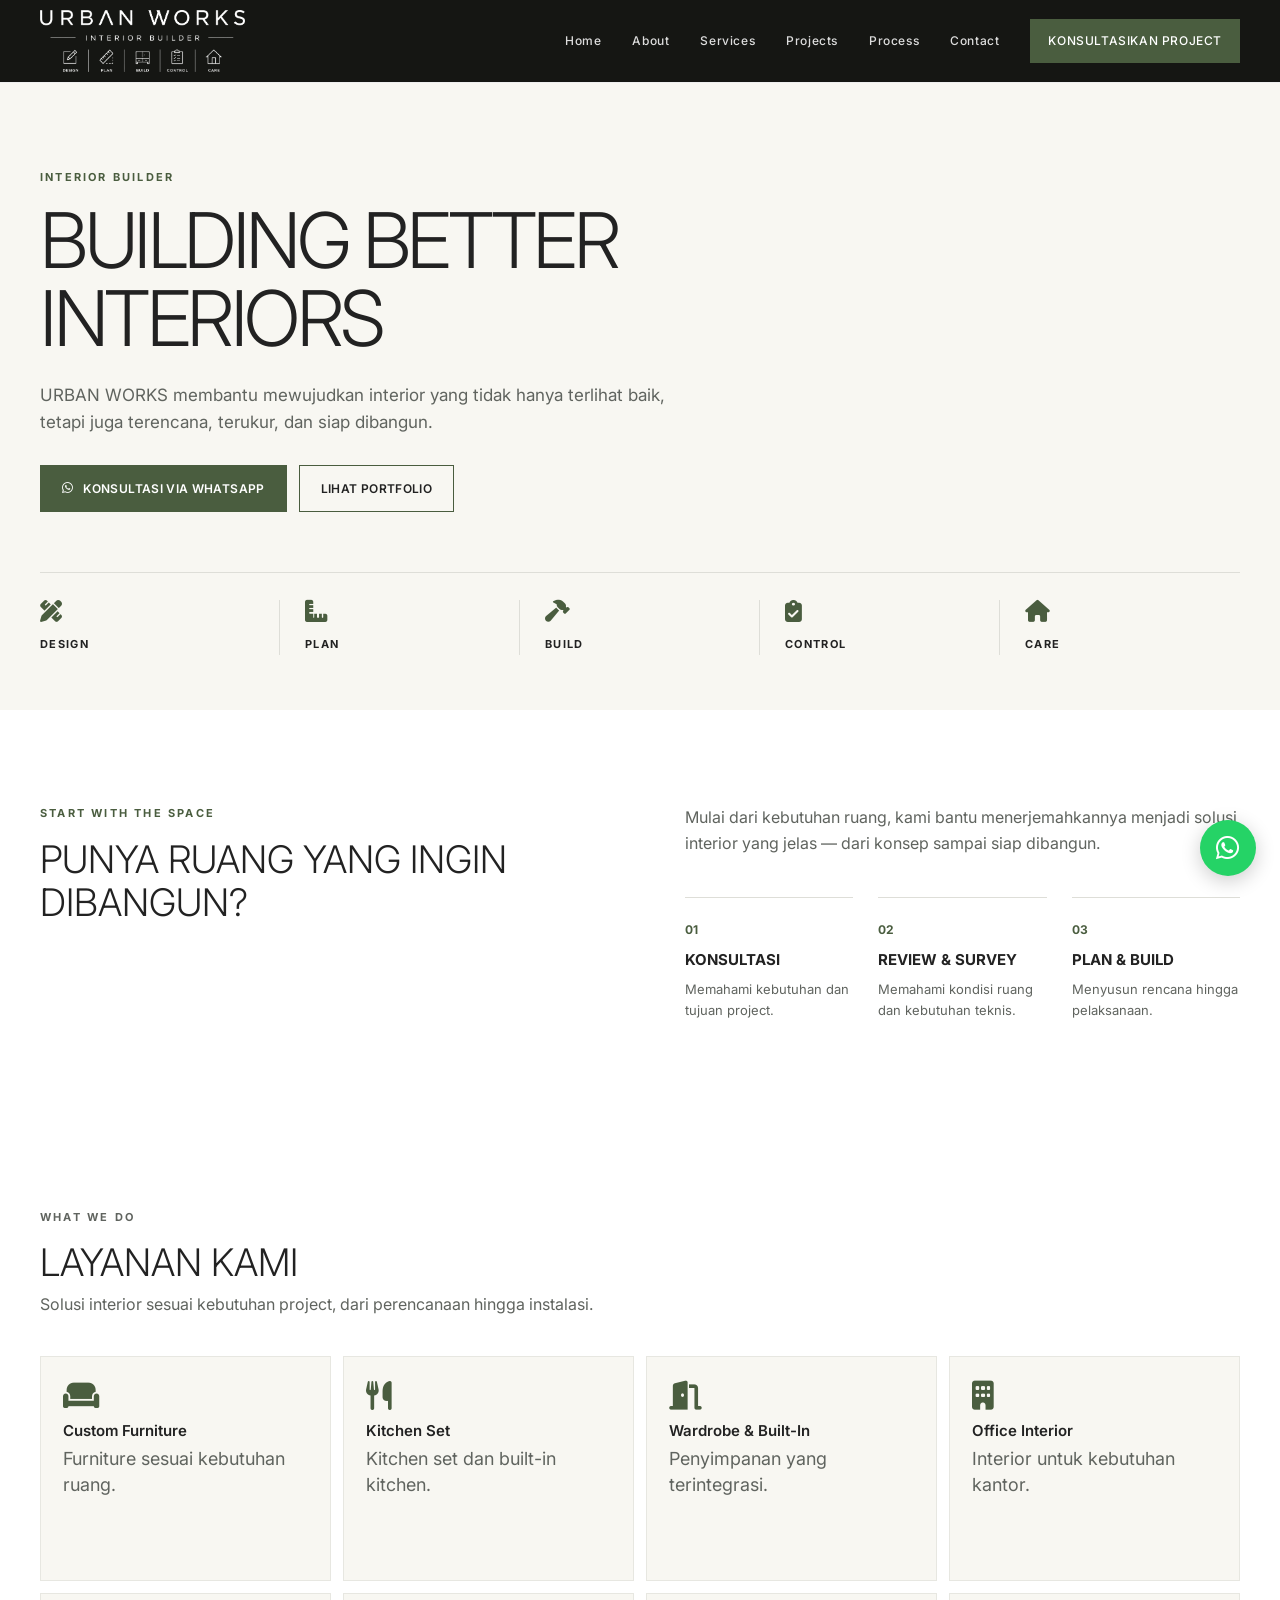
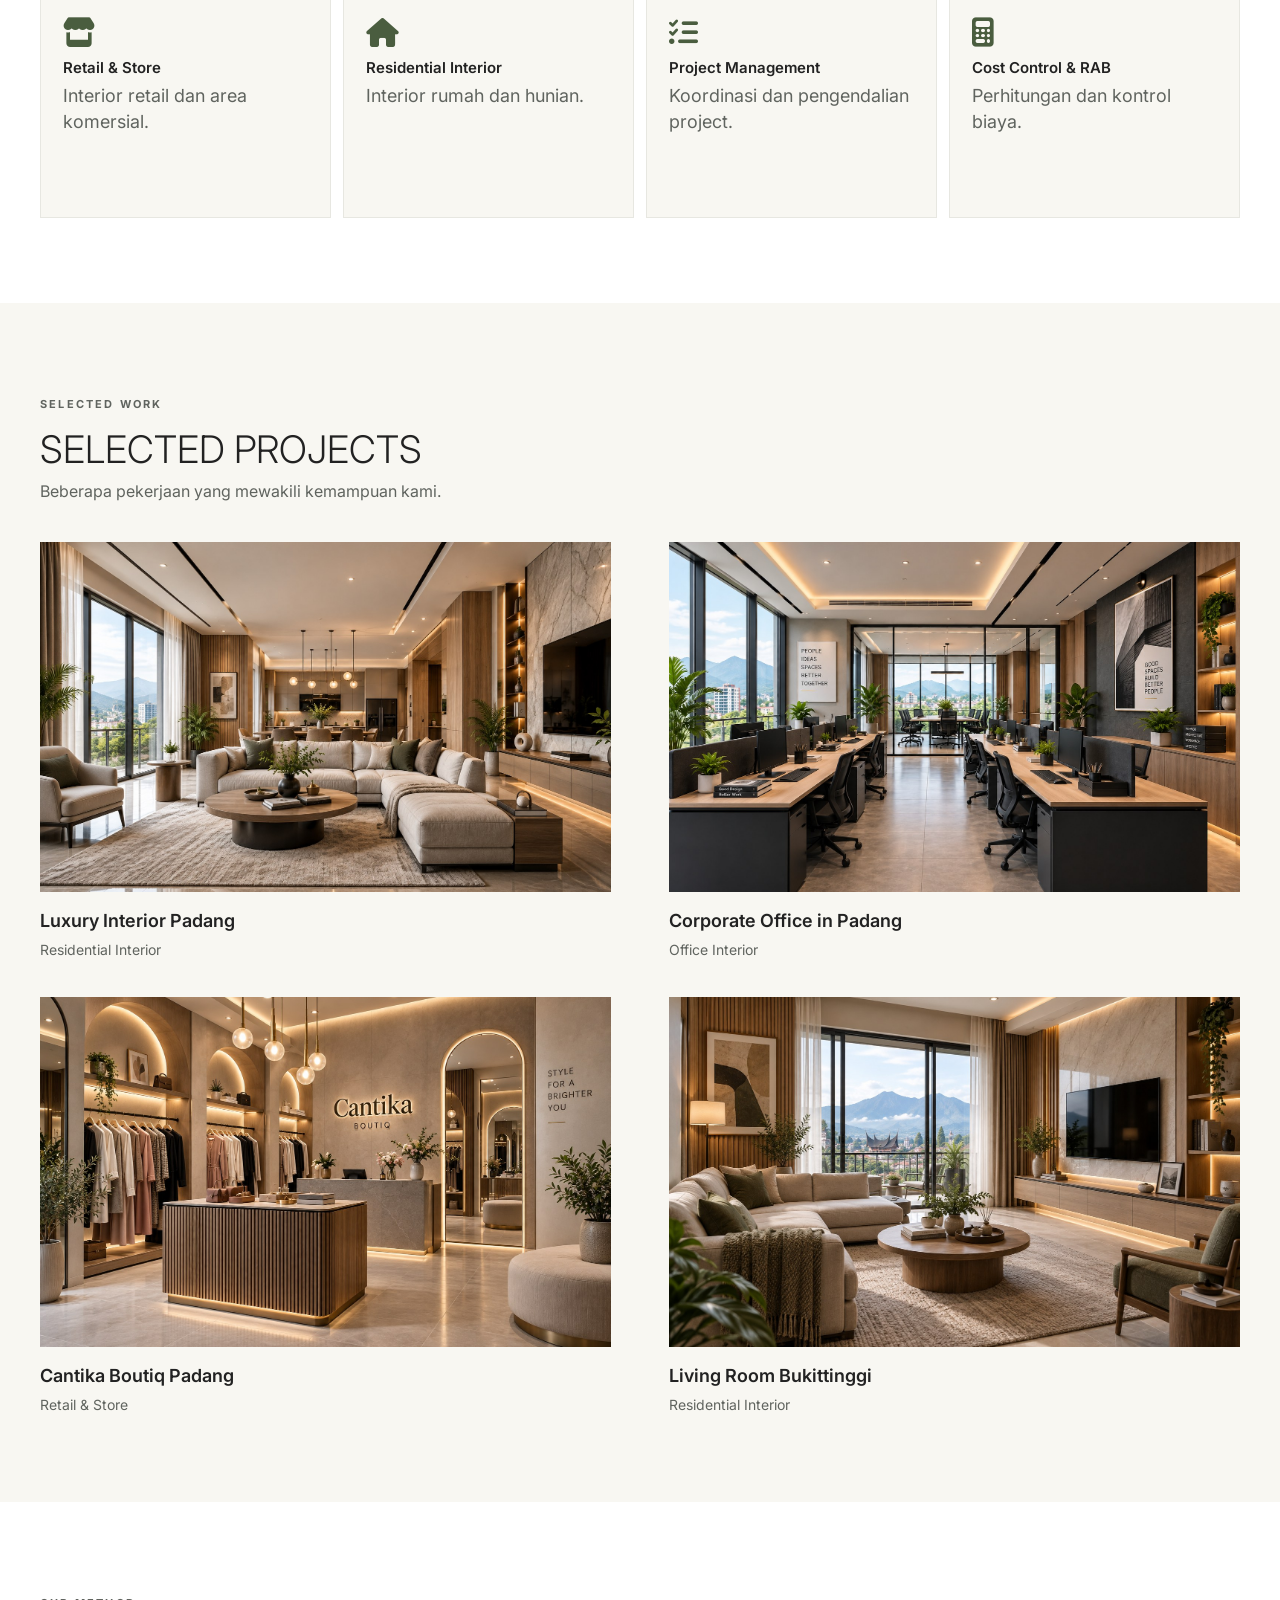
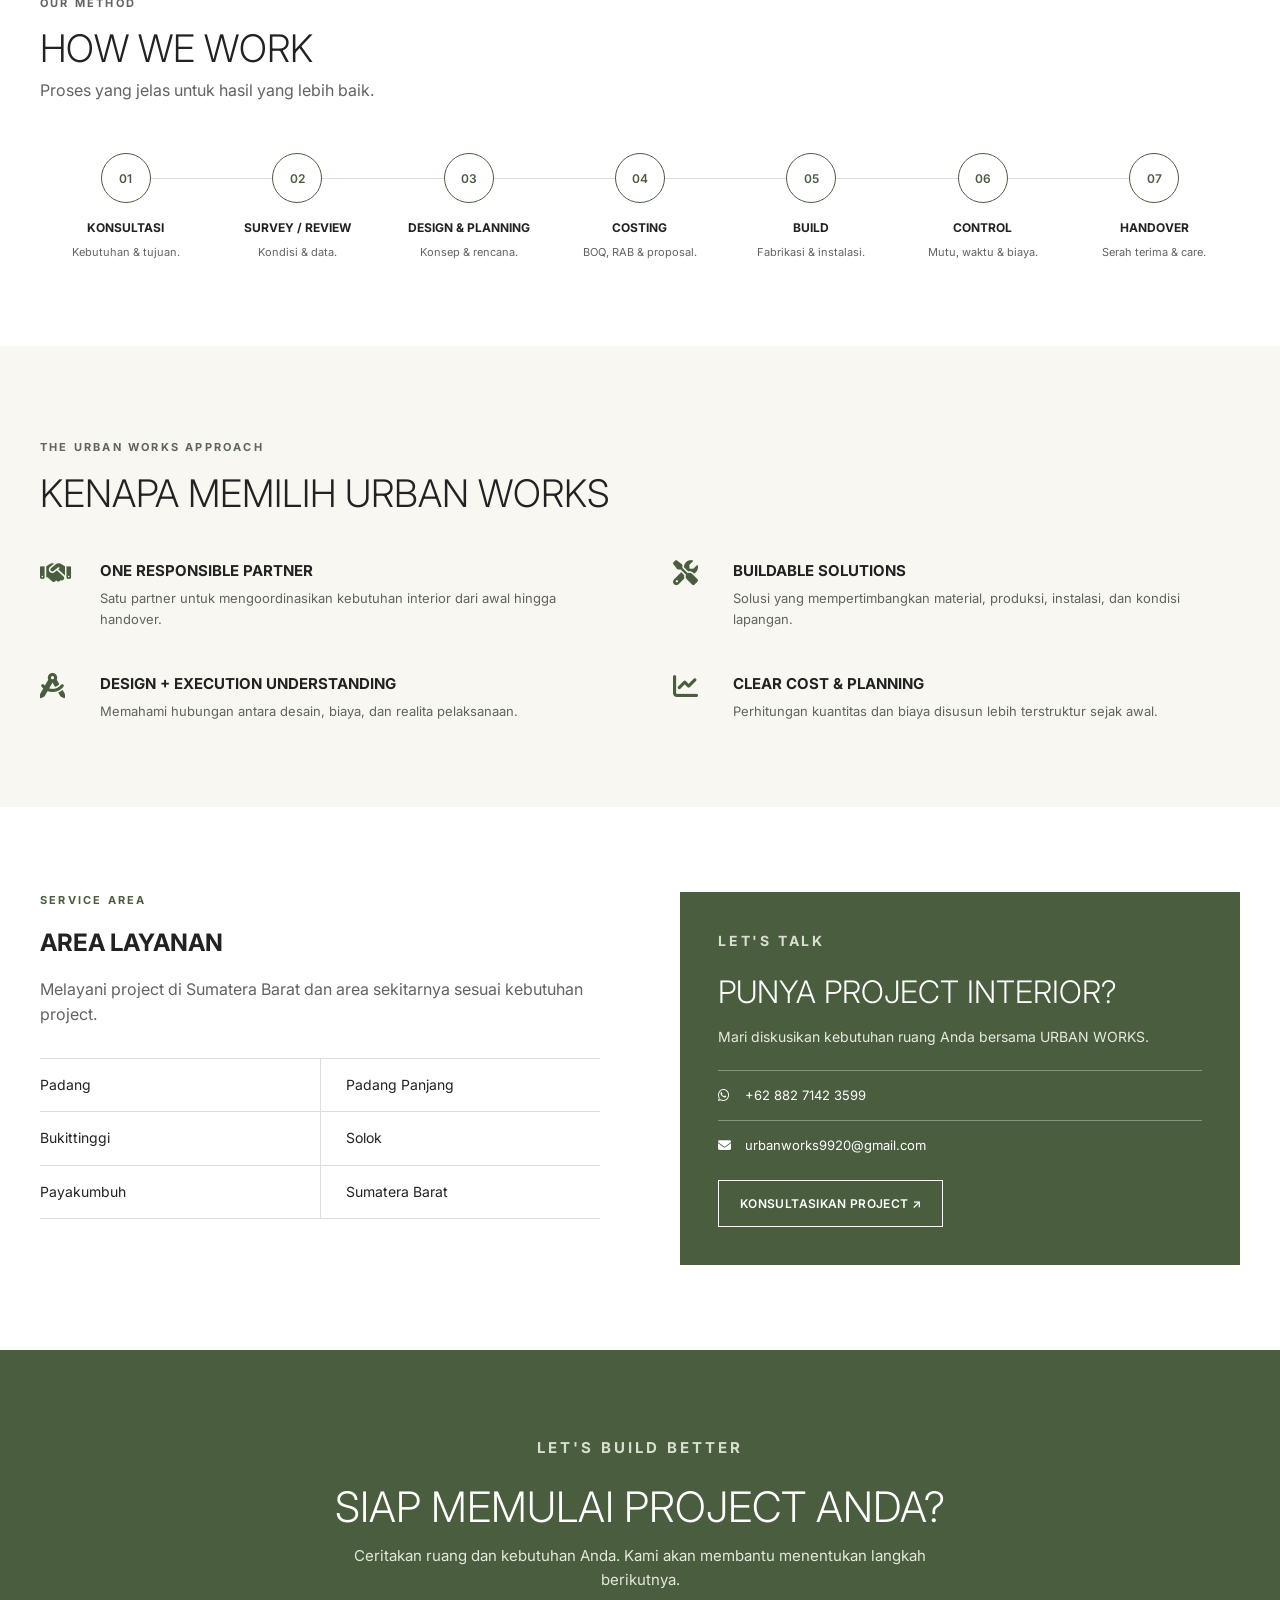
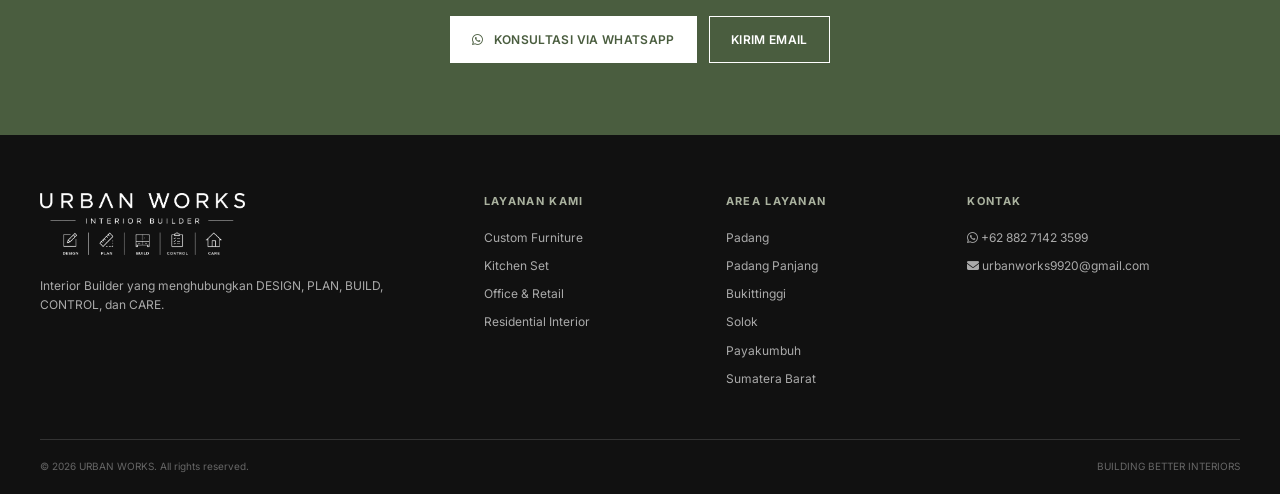
<file: index.html>
<!DOCTYPE html>
<html lang="id">
<head>
<meta charset="UTF-8">
<meta name="viewport" content="width=device-width, initial-scale=1.0">
<meta name="description" content="URBAN WORKS — Interior Builder. Solusi interior dari perencanaan hingga pelaksanaan.">
<meta name="theme-color" content="#4A5D3F">
<title>URBAN WORKS — Interior Builder</title>
<link rel="icon" href="assets/logo/urban-works-logo.png">
<link rel="preconnect" href="https://fonts.googleapis.com">
<link rel="preconnect" href="https://fonts.gstatic.com" crossorigin>
<link href="https://fonts.googleapis.com/css2?family=Inter:wght@300;400;500;600;700&display=swap" rel="stylesheet">
<link rel="stylesheet" href="https://cdnjs.cloudflare.com/ajax/libs/font-awesome/6.5.2/css/all.min.css">
<style>
:root{--green:#4a5d3f;--green-dark:#39492f;--ink:#222;--muted:#60645f;--paper:#f8f7f2;--white:#fff;--line:#deded8;--dark:#111}
*{box-sizing:border-box;margin:0;padding:0}html{scroll-behavior:smooth}body{font-family:Inter,Arial,sans-serif;background:var(--paper);color:var(--ink);line-height:1.6}a{text-decoration:none;color:inherit}.container{width:min(1200px,calc(100% - 80px));margin:auto}
header{background:#151613;position:sticky;top:0;z-index:1000;border-bottom:1px solid #eee}.nav{height:82px;display:flex;align-items:center;justify-content:space-between}.brand img{width:205px;height:auto;display:block}.navlinks{display:flex;align-items:center;gap:31px}.navlinks a{font-size:12px;font-weight:500;letter-spacing:.05em;color:#ddd}.navlinks a:hover{color:#fff}.navcta{padding:12px 18px!important;background:var(--green);color:#fff!important}.menu{display:none;border:0;background:none;font-size:22px;color:#fff}
.hero{padding:86px 0 55px;background:var(--paper)}.hero-copy{max-width:760px}.label,.kicker{font-size:11px;text-transform:uppercase;letter-spacing:.2em;color:var(--green);font-weight:700;margin-bottom:15px}.hero h1{font-size:clamp(48px,6vw,78px);font-weight:300;line-height:1.02;letter-spacing:-.045em;margin-bottom:24px}.hero-copy>p:not(.label){font-size:17px;max-width:650px;color:var(--muted);margin-bottom:28px}.buttons{display:flex;gap:12px;flex-wrap:wrap}.btn{display:inline-flex;align-items:center;justify-content:center;gap:10px;padding:13px 21px;border:1px solid var(--green);font-size:12px;font-weight:600;letter-spacing:.03em;transition:.25s}.primary{background:var(--green);color:#fff}.primary:hover{background:var(--green-dark)}.secondary{background:transparent}.secondary:hover{background:var(--ink);border-color:var(--ink);color:#fff}.pillars{display:grid;grid-template-columns:repeat(5,1fr);border-top:1px solid var(--line);margin-top:60px;padding-top:27px}.pillar{text-align:left;padding-right:20px;border-right:1px solid var(--line)}.pillar:not(:first-child){padding-left:25px}.pillar:last-child{border-right:0}.pillar i{font-size:22px;color:var(--green);display:block;margin-bottom:8px}.pillar span{font-size:11px;font-weight:700;letter-spacing:.12em}
section{scroll-margin-top:82px}.intro{padding:95px 0;background:#fff}.two{display:grid;grid-template-columns:1fr 1fr;gap:90px}.two h2,.sectionhead h2{font-size:38px;font-weight:300;line-height:1.12}.lead{color:var(--muted);font-size:16px;max-width:560px}.three{display:grid;grid-template-columns:repeat(3,1fr);gap:25px;margin-top:40px}.info{border-top:1px solid var(--line);padding-top:18px}.info b{color:var(--green);font-size:12px}.info h3{font-size:15px;margin:7px 0}.info p{font-size:13px;color:var(--muted)}
.services{padding:85px 0;background:#fff}.sectionhead{margin-bottom:38px}.sectionhead p{margin-top:8px;color:var(--muted)}.service-grid{display:grid;grid-template-columns:repeat(4,1fr);gap:12px}.service-card{background:var(--paper);border:1px solid #e7e7e1;padding:24px 22px;min-height:225px;transition:.25s}.service-card:hover{transform:translateY(-4px);border-color:#cbd1c3}.service-card i{font-size:29px;color:var(--green);margin-bottom:12px}.service-card h3{font-size:15px;font-weight:600;line-height:1.25;margin:0}.service-card p{font-size:18px;line-height:1.42;color:var(--muted);margin-top:6px;margin-bottom:0}
.projects{padding:85px 0;background:var(--paper)}.project-grid{display:grid;grid-template-columns:repeat(2,1fr);gap:36px 58px}.project-card img{width:100%;height:350px;object-fit:cover;display:block;margin-bottom:15px}.project-info h3{font-size:18px;font-weight:600;margin-bottom:3px}.project-info p{font-size:14px;color:var(--muted)}
.process{padding:85px 0;background:#fff}.timeline{display:grid;grid-template-columns:repeat(7,1fr);gap:0;position:relative;margin-top:50px}.timeline:before{content:"";position:absolute;left:7%;right:7%;top:25px;height:1px;background:var(--line)}.step{position:relative;text-align:center;padding:0 8px}.number{position:relative;z-index:2;width:50px;height:50px;border:1px solid var(--green);background:#fff;color:var(--green);border-radius:50%;display:grid;place-items:center;margin:0 auto 15px;font-size:12px;font-weight:600}.step h4{font-size:12px;margin-bottom:6px}.step p{font-size:11px;color:var(--muted)}
.why{padding:85px 0;background:var(--paper)}.why-grid{display:grid;grid-template-columns:repeat(2,1fr);gap:42px 65px;margin-top:45px}.why-item{display:grid;grid-template-columns:42px 1fr;gap:18px}.why-item i{color:var(--green);font-size:25px;padding-top:2px}.why-item h3{font-size:15px;margin-bottom:5px}.why-item p{font-size:13px;color:var(--muted)}
.area-contact{padding:85px 0;background:#fff}.area-grid{display:grid;grid-template-columns:1fr 1fr;gap:80px}.areas{display:grid;grid-template-columns:1fr 1fr;border-top:1px solid var(--line);margin-top:30px}.areas div{padding:15px 0;border-bottom:1px solid var(--line);font-size:14px}.areas div:nth-child(even){padding-left:25px;border-left:1px solid var(--line)}.contactbox{background:var(--green);color:#fff;padding:38px}.contactbox h2{font-size:31px;font-weight:300;line-height:1.15;margin-bottom:16px}.contactbox p{color:#e7eadf;font-size:14px;margin-bottom:22px}.contactline{display:block;border-top:1px solid #ffffff55;padding:14px 0;font-size:13px}.contactline i{width:23px}.contactbox .btn{border-color:#fff;color:#fff;margin-top:10px}.contactbox .btn:hover{background:#fff;color:var(--green)}
.cta{padding:72px 0;background:var(--green);color:#fff;text-align:center}.cta h2{font-size:42px;font-weight:300;line-height:1.1}.cta p{max-width:600px;margin:14px auto 24px;color:#e4e8dd;font-size:15px}.cta .btn{border-color:#fff}.cta .primary{background:#fff;color:var(--green)}.cta .secondary{color:#fff}.cta .secondary:hover{background:#fff;color:var(--green)}
footer{background:#111;color:#fff;padding:58px 0 20px}.footer-grid{display:grid;grid-template-columns:2fr 1fr 1fr 1.35fr;gap:40px}.footer-brand img{width:205px;filter:none;background:transparent;padding:0;margin-bottom:14px}.footer-brand p,.footer-col a,.footer-col li{font-size:12px;color:#aaa}.footer-col h4{font-size:11px;letter-spacing:.12em;color:#aab29f;margin-bottom:17px}.footer-col li{list-style:none;margin-bottom:9px}.footer-col a:hover{color:#fff}.footer-bottom{border-top:1px solid #333;margin-top:42px;padding-top:18px;color:#666;font-size:10px;display:flex;justify-content:space-between}
.floating{position:fixed;right:24px;bottom:24px;width:56px;height:56px;border-radius:50%;background:#25d366;color:#fff;display:grid;place-items:center;font-size:27px;z-index:999;box-shadow:0 5px 20px #0003}.floating:hover{transform:scale(1.05)}
@media(max-width:992px){.container{width:calc(100% - 48px)}.navlinks{gap:17px}.service-grid{grid-template-columns:repeat(2,1fr);gap:12px}.timeline{grid-template-columns:repeat(4,1fr);gap:30px}.timeline:before{display:none}.why-grid,.area-grid{grid-template-columns:1fr}.footer-grid{grid-template-columns:1.5fr 1fr 1fr}}
@media(max-width:720px){.container{width:calc(100% - 36px)}.nav{height:70px}.brand img{width:175px}.menu{display:block}.navlinks{display:none;position:absolute;top:70px;left:0;right:0;background:#151613;padding:15px 18px 22px;border-bottom:1px solid #ddd;flex-direction:column;align-items:stretch}.navlinks.open{display:flex}.navlinks a{padding:11px 2px;color:#ddd}.navcta{display:none}.hero{padding:62px 0 45px}.hero h1{font-size:48px}.hero-copy>p:not(.label){font-size:15px}.pillars{grid-template-columns:repeat(5,1fr);margin-top:45px}.pillar{padding-right:5px}.pillar:not(:first-child){padding-left:8px}.pillar i{font-size:17px}.pillar span{font-size:8px}.two{grid-template-columns:1fr;gap:35px}.three{grid-template-columns:1fr;gap:25px}.section,.services,.projects,.process,.why,.area-contact,.intro{padding:70px 0}.sectionhead h2,.two h2{font-size:34px}.project-grid{grid-template-columns:1fr;gap:40px}.project-card img{height:290px}.timeline{grid-template-columns:1fr 1fr;gap:25px}.why-grid{gap:30px}.footer-grid{grid-template-columns:1fr 1fr;gap:30px}.footer-brand{grid-column:1/3}.footer-bottom{display:block}.footer-bottom span{display:block;margin-bottom:6px}.contactbox{padding:28px}.areas{grid-template-columns:1fr}.areas div:nth-child(even){padding-left:0;border-left:0}.cta h2{font-size:35px}}
@media(max-width:430px){.service-grid{grid-template-columns:1fr;gap:12px}.timeline{grid-template-columns:1fr}.hero h1{font-size:43px}.buttons .btn{width:100%}.footer-grid{grid-template-columns:1fr}.footer-brand{grid-column:auto}}
</style>
</head>
<body>
<header><div class="container nav"><a class="brand" href="#home"><img src="assets/logo/urban-works-logo.png" alt="URBAN WORKS — Interior Builder"></a><button class="menu" id="menu" aria-label="Buka menu" aria-expanded="false"><i class="fa-solid fa-bars"></i></button><nav class="navlinks" id="navlinks"><a href="#home">Home</a><a href="#about">About</a><a href="#services">Services</a><a href="#projects">Projects</a><a href="#process">Process</a><a href="#contact">Contact</a><a class="navcta" href="https://wa.me/6288271423599" target="_blank" rel="noopener">KONSULTASIKAN PROJECT</a></nav></div></header>
<main>
<section class="hero" id="home"><div class="container"><div class="hero-copy"><p class="label">Interior Builder</p><h1>BUILDING BETTER INTERIORS</h1><p>URBAN WORKS membantu mewujudkan interior yang tidak hanya terlihat baik, tetapi juga terencana, terukur, dan siap dibangun.</p><div class="buttons"><a class="btn primary" href="https://wa.me/6288271423599" target="_blank" rel="noopener"><i class="fa-brands fa-whatsapp"></i> KONSULTASI VIA WHATSAPP</a><a class="btn secondary" href="#projects">LIHAT PORTFOLIO</a></div></div><div class="pillars"><div class="pillar"><i class="fa-solid fa-pen-ruler"></i><span>DESIGN</span></div><div class="pillar"><i class="fa-solid fa-ruler-combined"></i><span>PLAN</span></div><div class="pillar"><i class="fa-solid fa-hammer"></i><span>BUILD</span></div><div class="pillar"><i class="fa-solid fa-clipboard-check"></i><span>CONTROL</span></div><div class="pillar"><i class="fa-solid fa-house"></i><span>CARE</span></div></div></div></section>
<section class="intro" id="about"><div class="container two"><div><p class="kicker">START WITH THE SPACE</p><h2>PUNYA RUANG YANG INGIN DIBANGUN?</h2></div><div><p class="lead">Mulai dari kebutuhan ruang, kami bantu menerjemahkannya menjadi solusi interior yang jelas — dari konsep sampai siap dibangun.</p><div class="three"><div class="info"><b>01</b><h3>KONSULTASI</h3><p>Memahami kebutuhan dan tujuan project.</p></div><div class="info"><b>02</b><h3>REVIEW &amp; SURVEY</h3><p>Memahami kondisi ruang dan kebutuhan teknis.</p></div><div class="info"><b>03</b><h3>PLAN &amp; BUILD</h3><p>Menyusun rencana hingga pelaksanaan.</p></div></div></div></div></section>
<section class="services" id="services"><div class="container"><div class="sectionhead"><p class="kicker">WHAT WE DO</p><h2>LAYANAN KAMI</h2><p>Solusi interior sesuai kebutuhan project, dari perencanaan hingga instalasi.</p></div><div class="service-grid"><article class="service-card"><i class="fa-solid fa-couch"></i><h3>Custom Furniture</h3><p>Furniture sesuai kebutuhan ruang.</p></article><article class="service-card"><i class="fa-solid fa-utensils"></i><h3>Kitchen Set</h3><p>Kitchen set dan built-in kitchen.</p></article><article class="service-card"><i class="fa-solid fa-door-open"></i><h3>Wardrobe &amp; Built-In</h3><p>Penyimpanan yang terintegrasi.</p></article><article class="service-card"><i class="fa-solid fa-building"></i><h3>Office Interior</h3><p>Interior untuk kebutuhan kantor.</p></article><article class="service-card"><i class="fa-solid fa-store"></i><h3>Retail &amp; Store</h3><p>Interior retail dan area komersial.</p></article><article class="service-card"><i class="fa-solid fa-house"></i><h3>Residential Interior</h3><p>Interior rumah dan hunian.</p></article><article class="service-card"><i class="fa-solid fa-list-check"></i><h3>Project Management</h3><p>Koordinasi dan pengendalian project.</p></article><article class="service-card"><i class="fa-solid fa-calculator"></i><h3>Cost Control &amp; RAB</h3><p>Perhitungan dan kontrol biaya.</p></article></div></div></section>
<section class="projects" id="projects"><div class="container"><div class="sectionhead"><p class="kicker">SELECTED WORK</p><h2>SELECTED PROJECTS</h2><p>Beberapa pekerjaan yang mewakili kemampuan kami.</p></div><div class="project-grid"><article class="project-card"><img src="assets/projects/luxury-interior-padang.jpg" alt="Luxury Interior Padang" loading="lazy"><div class="project-info"><h3>Luxury Interior Padang</h3><p>Residential Interior</p></div></article><article class="project-card"><img src="assets/projects/corporate-office-padang.jpg" alt="Corporate Office in Padang" loading="lazy"><div class="project-info"><h3>Corporate Office in Padang</h3><p>Office Interior</p></div></article><article class="project-card"><img src="assets/projects/cantika-boutiq-padang.jpg" alt="Cantika Boutiq Padang" loading="lazy"><div class="project-info"><h3>Cantika Boutiq Padang</h3><p>Retail &amp; Store</p></div></article><article class="project-card"><img src="assets/projects/living-room-bukittinggi.jpg" alt="Living Room Bukittinggi" loading="lazy"><div class="project-info"><h3>Living Room Bukittinggi</h3><p>Residential Interior</p></div></article></div></div></section>
<section class="process" id="process"><div class="container"><div class="sectionhead"><p class="kicker">OUR METHOD</p><h2>HOW WE WORK</h2><p>Proses yang jelas untuk hasil yang lebih baik.</p></div><div class="timeline"><div class="step"><div class="number">01</div><h4>KONSULTASI</h4><p>Kebutuhan &amp; tujuan.</p></div><div class="step"><div class="number">02</div><h4>SURVEY / REVIEW</h4><p>Kondisi &amp; data.</p></div><div class="step"><div class="number">03</div><h4>DESIGN &amp; PLANNING</h4><p>Konsep &amp; rencana.</p></div><div class="step"><div class="number">04</div><h4>COSTING</h4><p>BOQ, RAB &amp; proposal.</p></div><div class="step"><div class="number">05</div><h4>BUILD</h4><p>Fabrikasi &amp; instalasi.</p></div><div class="step"><div class="number">06</div><h4>CONTROL</h4><p>Mutu, waktu &amp; biaya.</p></div><div class="step"><div class="number">07</div><h4>HANDOVER</h4><p>Serah terima &amp; care.</p></div></div></div></section>
<section class="why"><div class="container"><div class="sectionhead"><p class="kicker">THE URBAN WORKS APPROACH</p><h2>KENAPA MEMILIH URBAN WORKS</h2></div><div class="why-grid"><article class="why-item"><i class="fa-solid fa-handshake"></i><div><h3>ONE RESPONSIBLE PARTNER</h3><p>Satu partner untuk mengoordinasikan kebutuhan interior dari awal hingga handover.</p></div></article><article class="why-item"><i class="fa-solid fa-screwdriver-wrench"></i><div><h3>BUILDABLE SOLUTIONS</h3><p>Solusi yang mempertimbangkan material, produksi, instalasi, dan kondisi lapangan.</p></div></article><article class="why-item"><i class="fa-solid fa-compass-drafting"></i><div><h3>DESIGN + EXECUTION UNDERSTANDING</h3><p>Memahami hubungan antara desain, biaya, dan realita pelaksanaan.</p></div></article><article class="why-item"><i class="fa-solid fa-chart-line"></i><div><h3>CLEAR COST &amp; PLANNING</h3><p>Perhitungan kuantitas dan biaya disusun lebih terstruktur sejak awal.</p></div></article></div></div></section>
<section class="area-contact" id="contact"><div class="container area-grid"><div><p class="kicker">SERVICE AREA</p><h2>AREA LAYANAN</h2><p class="lead" style="margin-top:14px">Melayani project di Sumatera Barat dan area sekitarnya sesuai kebutuhan project.</p><div class="areas"><div>Padang</div><div>Padang Panjang</div><div>Bukittinggi</div><div>Solok</div><div>Payakumbuh</div><div>Sumatera Barat</div></div></div><div class="contactbox"><p class="kicker" style="color:#d9dfcf">LET'S TALK</p><h2>PUNYA PROJECT INTERIOR?</h2><p>Mari diskusikan kebutuhan ruang Anda bersama URBAN WORKS.</p><a class="contactline" href="https://wa.me/6288271423599" target="_blank" rel="noopener"><i class="fa-brands fa-whatsapp"></i> +62 882 7142 3599</a><a class="contactline" href="mailto:urbanworks9920@gmail.com"><i class="fa-solid fa-envelope"></i> urbanworks9920@gmail.com</a><a class="btn" href="https://wa.me/6288271423599" target="_blank" rel="noopener">KONSULTASIKAN PROJECT ↗</a></div></div></section>
<section class="cta"><div class="container"><p class="kicker" style="color:#d9dfcf">LET'S BUILD BETTER</p><h2>SIAP MEMULAI PROJECT ANDA?</h2><p>Ceritakan ruang dan kebutuhan Anda. Kami akan membantu menentukan langkah berikutnya.</p><div class="buttons" style="justify-content:center"><a class="btn primary" href="https://wa.me/6288271423599" target="_blank" rel="noopener"><i class="fa-brands fa-whatsapp"></i> KONSULTASI VIA WHATSAPP</a><a class="btn secondary" href="mailto:urbanworks9920@gmail.com">KIRIM EMAIL</a></div></div></section>
</main>
<footer><div class="container"><div class="footer-grid"><div class="footer-brand"><img src="assets/logo/urban-works-logo.png" alt="URBAN WORKS"><p>Interior Builder yang menghubungkan DESIGN, PLAN, BUILD, CONTROL, dan CARE.</p></div><div class="footer-col"><h4>LAYANAN KAMI</h4><ul><li><a href="#services">Custom Furniture</a></li><li><a href="#services">Kitchen Set</a></li><li><a href="#services">Office &amp; Retail</a></li><li><a href="#services">Residential Interior</a></li></ul></div><div class="footer-col"><h4>AREA LAYANAN</h4><ul><li>Padang</li><li>Padang Panjang</li><li>Bukittinggi</li><li>Solok</li><li>Payakumbuh</li><li>Sumatera Barat</li></ul></div><div class="footer-col"><h4>KONTAK</h4><ul><li><a href="https://wa.me/6288271423599" target="_blank" rel="noopener"><i class="fa-brands fa-whatsapp"></i> +62 882 7142 3599</a></li><li><a href="mailto:urbanworks9920@gmail.com"><i class="fa-solid fa-envelope"></i> urbanworks9920@gmail.com</a></li></ul></div></div><div class="footer-bottom"><span>© 2026 URBAN WORKS. All rights reserved.</span><span>BUILDING BETTER INTERIORS</span></div></div></footer>
<a class="floating" href="https://wa.me/6288271423599" target="_blank" rel="noopener" aria-label="WhatsApp URBAN WORKS"><i class="fa-brands fa-whatsapp"></i></a>
<script>const menu=document.getElementById('menu'),links=document.getElementById('navlinks');menu.addEventListener('click',()=>{const open=links.classList.toggle('open');menu.setAttribute('aria-expanded',open);menu.innerHTML=open?'<i class="fa-solid fa-xmark"></i>':'<i class="fa-solid fa-bars"></i>'});document.querySelectorAll('#navlinks a').forEach(a=>a.addEventListener('click',()=>{links.classList.remove('open');menu.setAttribute('aria-expanded','false');menu.innerHTML='<i class="fa-solid fa-bars"></i>'}));</script>
</body></html>
</file>
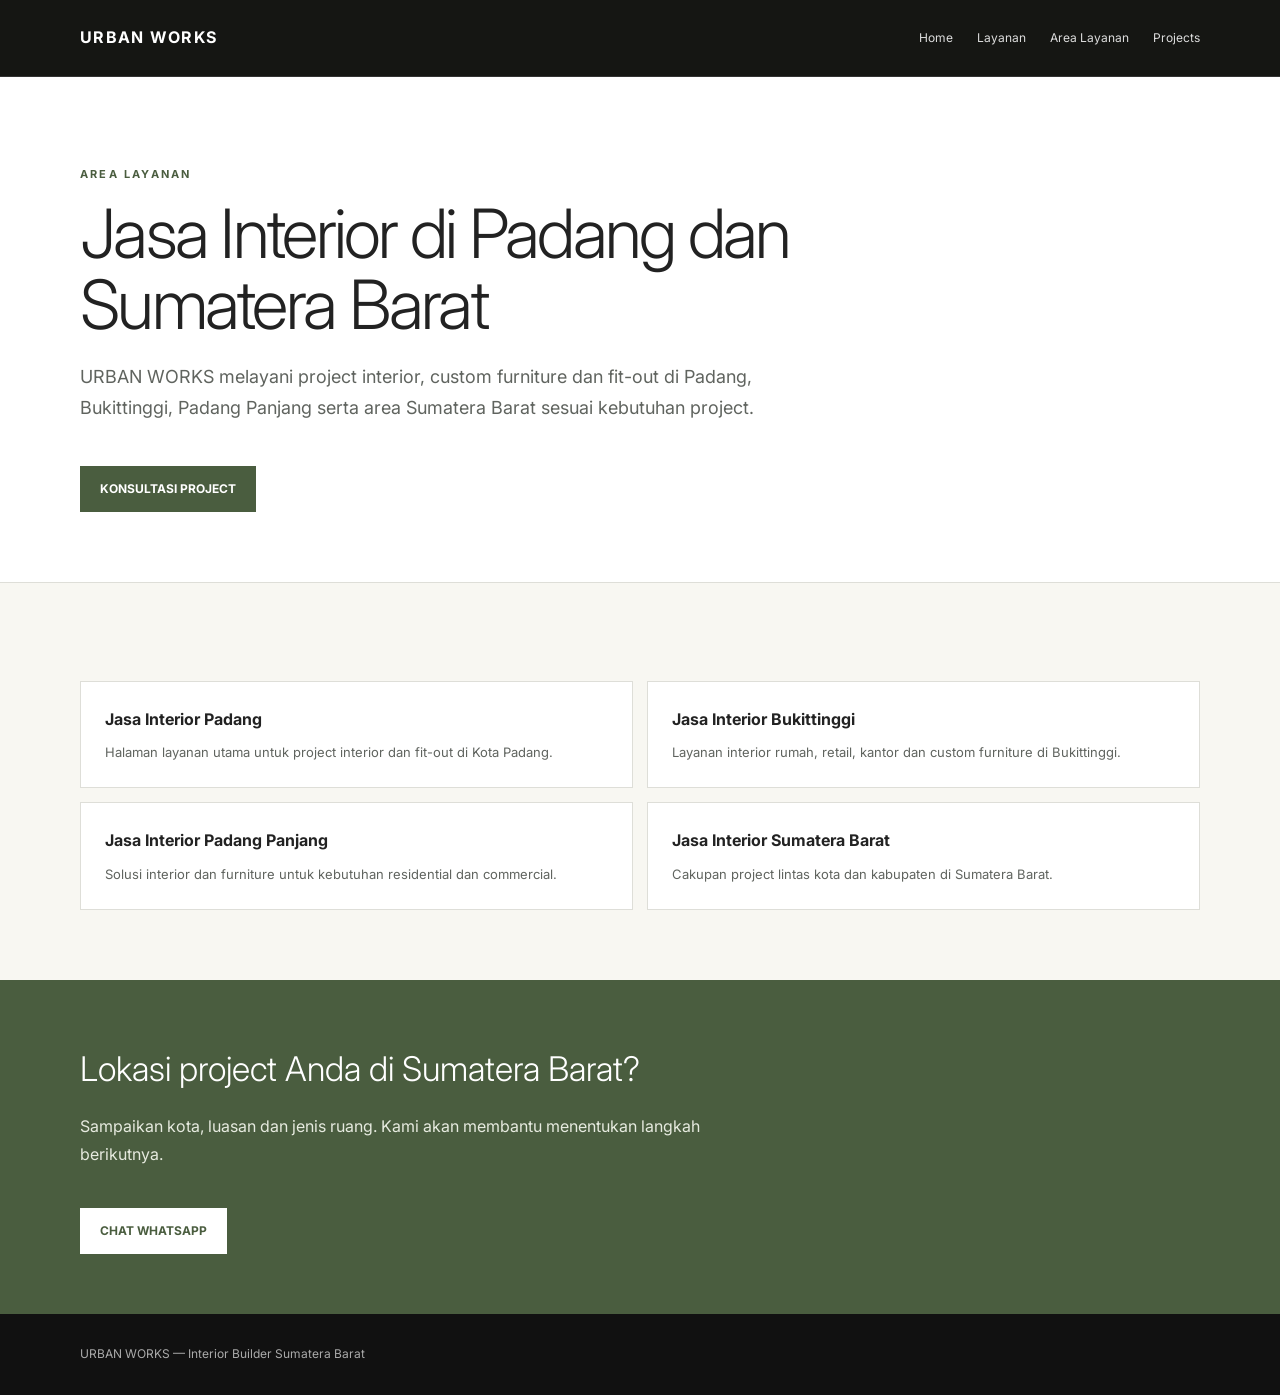
<file: area/index.html>
<!doctype html><html lang="id"><head><meta charset="utf-8"><meta name="viewport" content="width=device-width,initial-scale=1"><title>Area Layanan Interior | Padang, Bukittinggi &amp; Sumatera Barat | URBAN WORKS</title><meta name="description" content="Area layanan URBAN WORKS untuk jasa interior dan fit-out: Padang, Bukittinggi, Padang Panjang dan Sumatera Barat."><link rel="canonical" href="https://urbanworks.web.id/area/"><link rel="stylesheet" href="../assets/seo.css"><link rel="preconnect" href="https://fonts.googleapis.com"><link rel="preconnect" href="https://fonts.gstatic.com" crossorigin><link href="https://fonts.googleapis.com/css2?family=Inter:wght@300;400;500;600;700&display=swap" rel="stylesheet"></head><body><header class="top"><div class="wrap nav"><a class="logo" href="../">URBAN WORKS</a><nav class="navlinks"><a href="../">Home</a><a href="../layanan/">Layanan</a><a href="./">Area Layanan</a><a href="../#projects">Projects</a></nav></div></header><main><section class="hero"><div class="wrap"><p class="kicker">Area Layanan</p><h1>Jasa Interior di Padang dan Sumatera Barat</h1><p class="lead">URBAN WORKS melayani project interior, custom furniture dan fit-out di Padang, Bukittinggi, Padang Panjang serta area Sumatera Barat sesuai kebutuhan project.</p><a class="btn" href="https://wa.me/6288271423599" target="_blank" rel="noopener">KONSULTASI PROJECT</a></div></section><section class="content"><div class="wrap"><div class="cardgrid"><a class="card" href="./padang/"><h3>Jasa Interior Padang</h3><p>Halaman layanan utama untuk project interior dan fit-out di Kota Padang.</p></a><a class="card" href="./bukittinggi/"><h3>Jasa Interior Bukittinggi</h3><p>Layanan interior rumah, retail, kantor dan custom furniture di Bukittinggi.</p></a><a class="card" href="./padang-panjang/"><h3>Jasa Interior Padang Panjang</h3><p>Solusi interior dan furniture untuk kebutuhan residential dan commercial.</p></a><a class="card" href="./sumatera-barat/"><h3>Jasa Interior Sumatera Barat</h3><p>Cakupan project lintas kota dan kabupaten di Sumatera Barat.</p></a></div></div></section><section class="cta"><div class="wrap"><h2>Lokasi project Anda di Sumatera Barat?</h2><p>Sampaikan kota, luasan dan jenis ruang. Kami akan membantu menentukan langkah berikutnya.</p><a class="btn" href="https://wa.me/6288271423599" target="_blank" rel="noopener">CHAT WHATSAPP</a></div></section></main><footer><div class="wrap">URBAN WORKS — Interior Builder Sumatera Barat</div></footer></body></html>
</file>
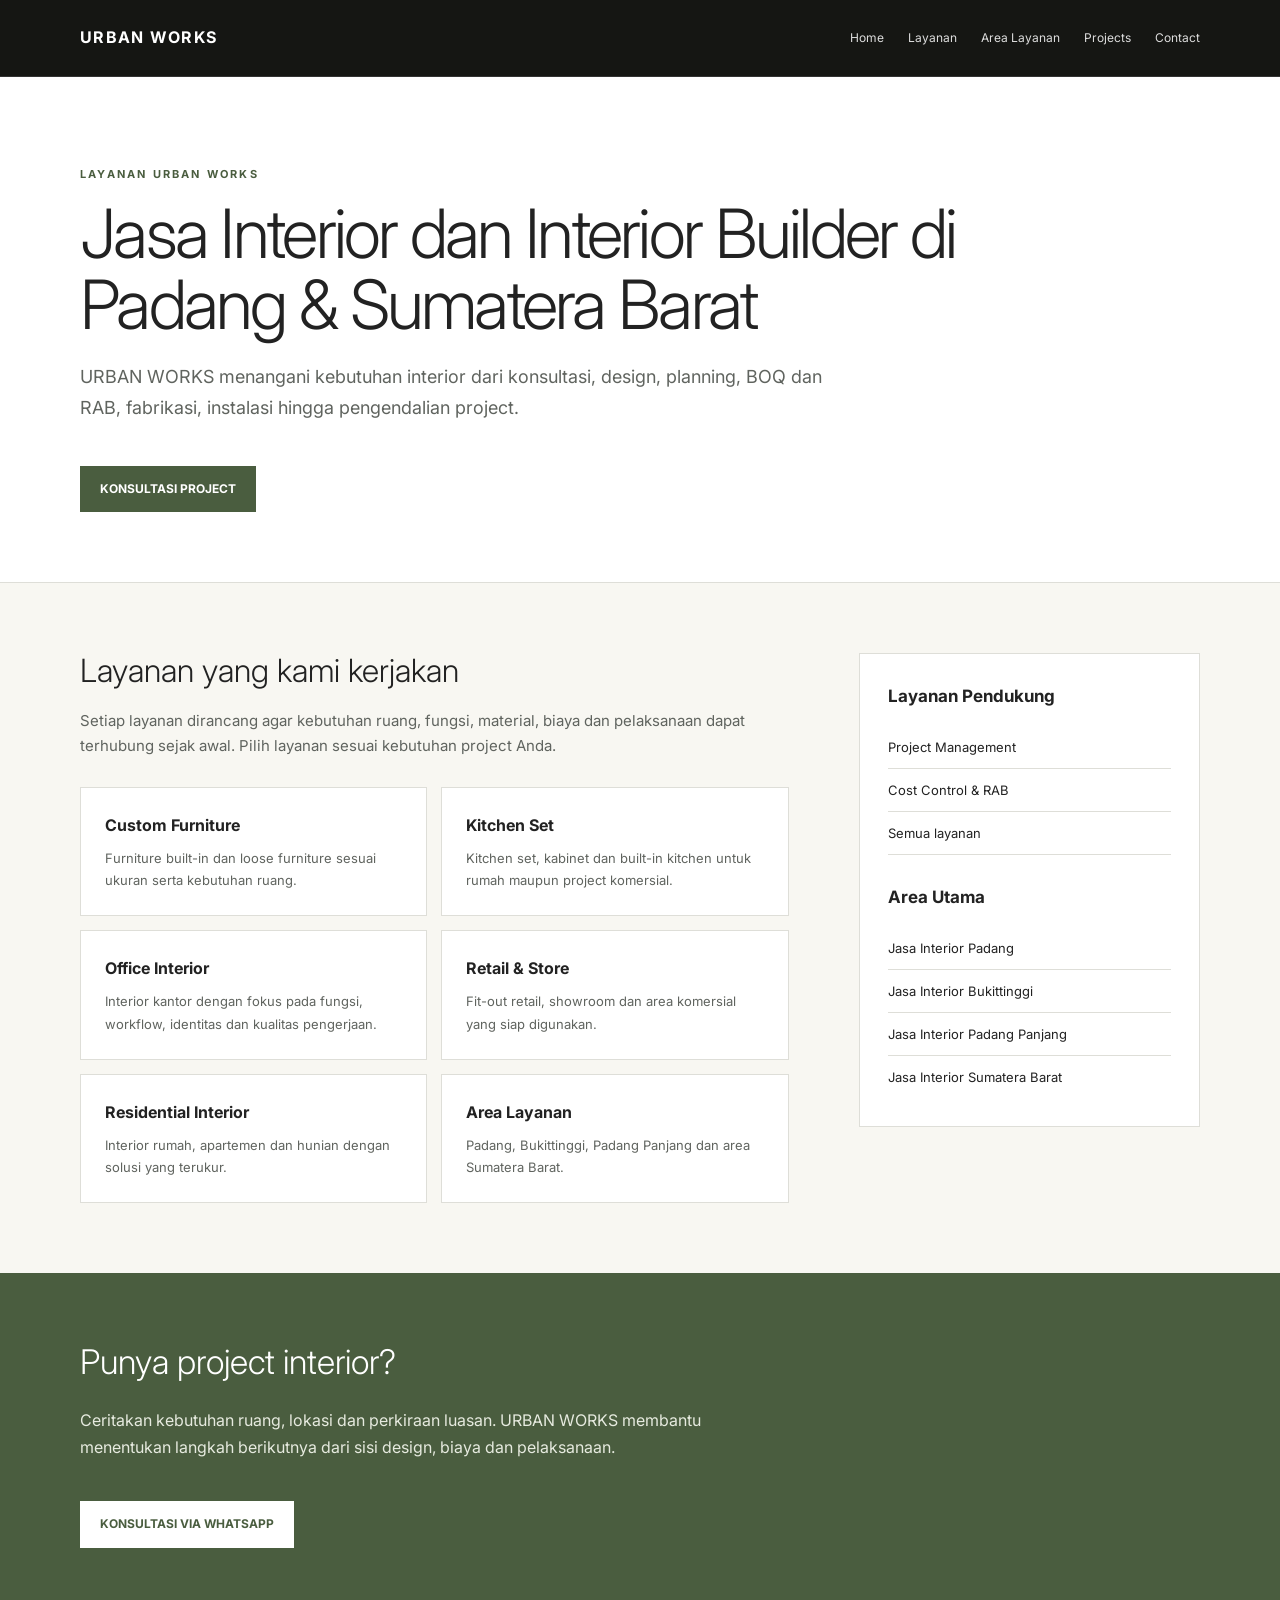
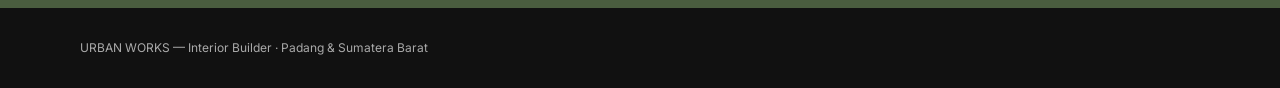
<file: layanan/index.html>
<!doctype html><html lang="id"><head><meta charset="utf-8"><meta name="viewport" content="width=device-width,initial-scale=1"><title>Layanan Interior URBAN WORKS | Interior Builder Sumatera Barat</title><meta name="description" content="Layanan URBAN WORKS untuk interior, custom furniture, kitchen set, office, retail, residential, project management dan cost control di Padang dan Sumatera Barat."><link rel="canonical" href="https://urbanworks.web.id/layanan/"><meta property="og:title" content="Layanan Interior URBAN WORKS"><meta property="og:description" content="Solusi interior dari design, planning, costing hingga build untuk Padang dan Sumatera Barat."><meta property="og:url" content="https://urbanworks.web.id/layanan/"><link rel="stylesheet" href="../assets/seo.css"><link rel="preconnect" href="https://fonts.googleapis.com"><link rel="preconnect" href="https://fonts.gstatic.com" crossorigin><link href="https://fonts.googleapis.com/css2?family=Inter:wght@300;400;500;600;700&display=swap" rel="stylesheet"></head><body><header class="top"><div class="wrap nav"><a class="logo" href="../">URBAN WORKS</a><nav class="navlinks"><a href="../">Home</a><a href="./">Layanan</a><a href="../area/">Area Layanan</a><a href="../#projects">Projects</a><a href="../#contact">Contact</a></nav></div></header><main><section class="hero"><div class="wrap"><p class="kicker">Layanan URBAN WORKS</p><h1>Jasa Interior dan Interior Builder di Padang &amp; Sumatera Barat</h1><p class="lead">URBAN WORKS menangani kebutuhan interior dari konsultasi, design, planning, BOQ dan RAB, fabrikasi, instalasi hingga pengendalian project.</p><a class="btn" href="https://wa.me/6288271423599" target="_blank" rel="noopener">KONSULTASI PROJECT</a></div></section><section class="content"><div class="wrap"><div class="grid"><div><h2>Layanan yang kami kerjakan</h2><p>Setiap layanan dirancang agar kebutuhan ruang, fungsi, material, biaya dan pelaksanaan dapat terhubung sejak awal. Pilih layanan sesuai kebutuhan project Anda.</p><div class="cardgrid"><a class="card" href="./custom-furniture/"><h3>Custom Furniture</h3><p>Furniture built-in dan loose furniture sesuai ukuran serta kebutuhan ruang.</p></a><a class="card" href="./kitchen-set/"><h3>Kitchen Set</h3><p>Kitchen set, kabinet dan built-in kitchen untuk rumah maupun project komersial.</p></a><a class="card" href="./office-interior/"><h3>Office Interior</h3><p>Interior kantor dengan fokus pada fungsi, workflow, identitas dan kualitas pengerjaan.</p></a><a class="card" href="./retail-store/"><h3>Retail &amp; Store</h3><p>Fit-out retail, showroom dan area komersial yang siap digunakan.</p></a><a class="card" href="./residential-interior/"><h3>Residential Interior</h3><p>Interior rumah, apartemen dan hunian dengan solusi yang terukur.</p></a><a class="card" href="../area/"><h3>Area Layanan</h3><p>Padang, Bukittinggi, Padang Panjang dan area Sumatera Barat.</p></a></div></div><aside class="side"><h3>Layanan Pendukung</h3><a href="./project-management/">Project Management</a><a href="./cost-control-rab/">Cost Control &amp; RAB</a><a href="./">Semua layanan</a><h3 style="margin-top:28px">Area Utama</h3><a href="../area/padang/">Jasa Interior Padang</a><a href="../area/bukittinggi/">Jasa Interior Bukittinggi</a><a href="../area/padang-panjang/">Jasa Interior Padang Panjang</a><a href="../area/sumatera-barat/">Jasa Interior Sumatera Barat</a></aside></div></div></section><section class="cta"><div class="wrap"><h2>Punya project interior?</h2><p>Ceritakan kebutuhan ruang, lokasi dan perkiraan luasan. URBAN WORKS membantu menentukan langkah berikutnya dari sisi design, biaya dan pelaksanaan.</p><a class="btn" href="https://wa.me/6288271423599" target="_blank" rel="noopener">KONSULTASI VIA WHATSAPP</a></div></section></main><footer><div class="wrap">URBAN WORKS — Interior Builder · Padang &amp; Sumatera Barat</div></footer></body></html>
</file>
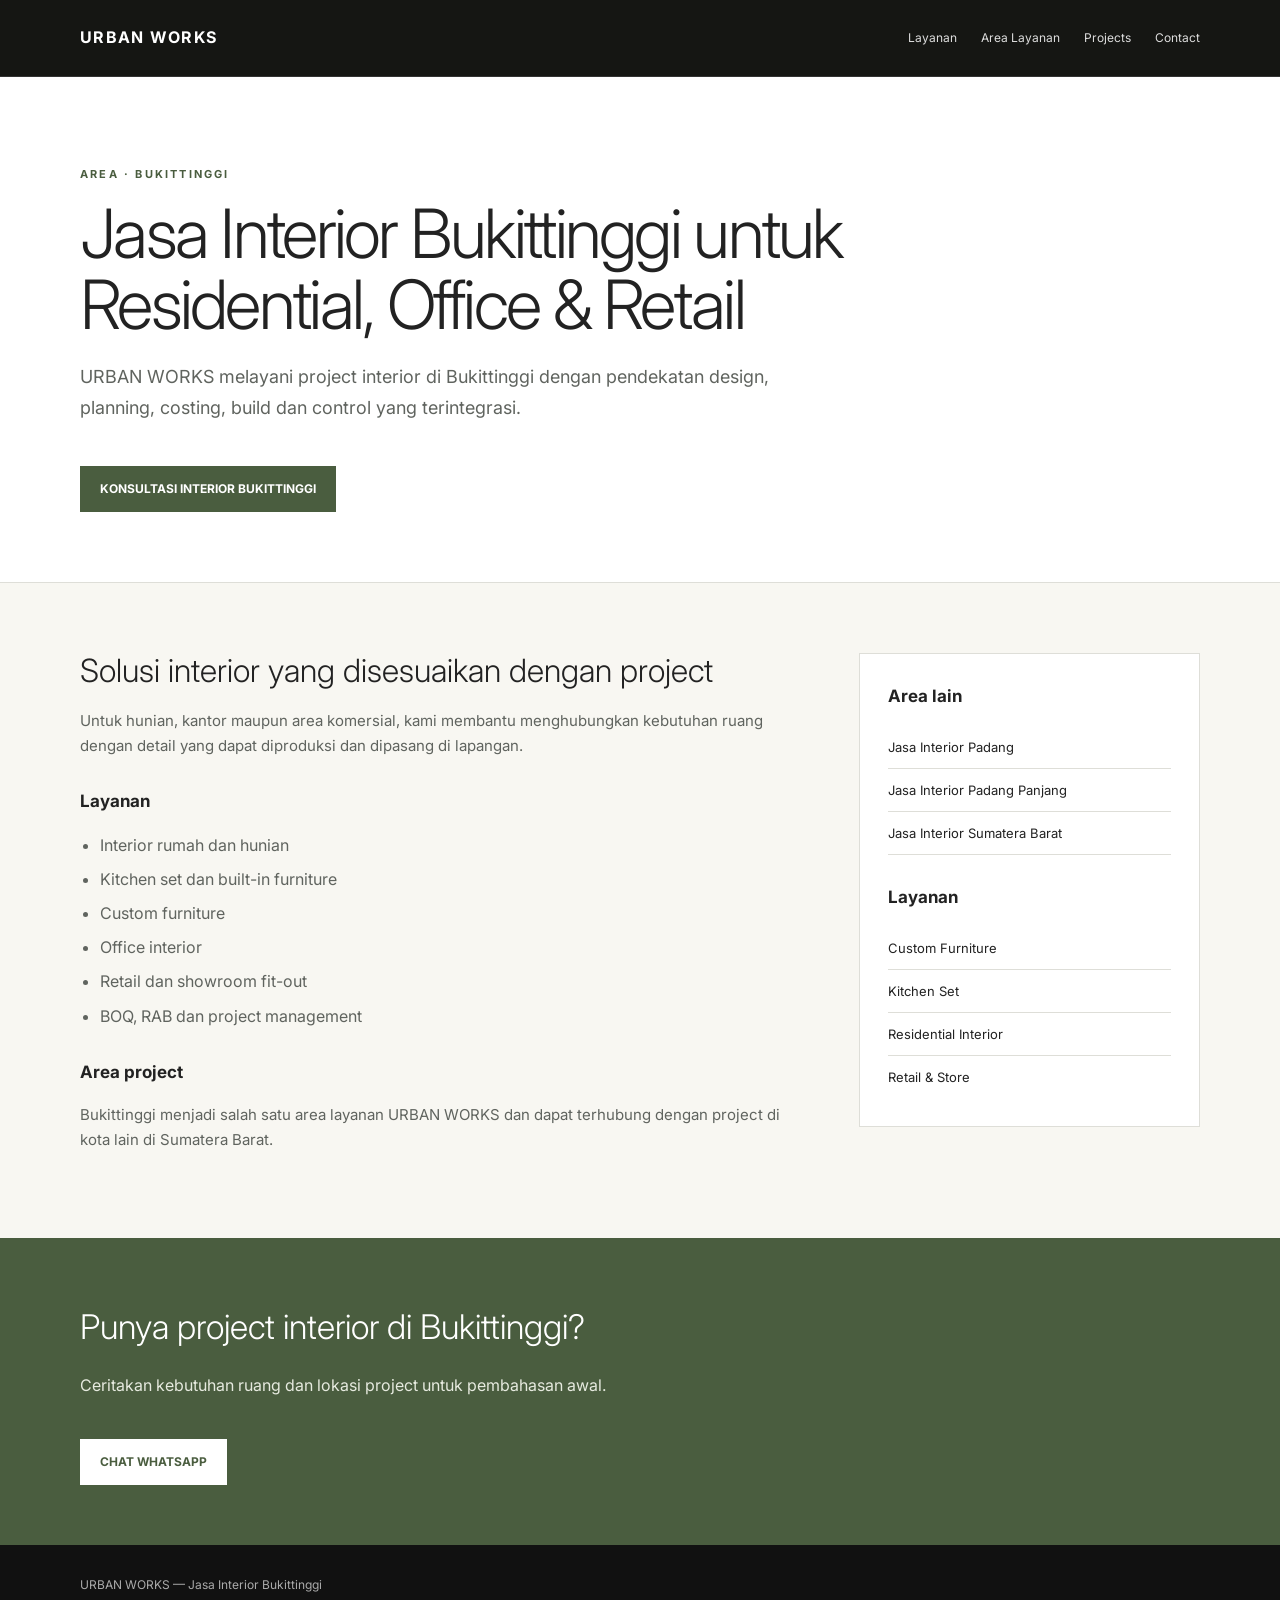
<file: area/bukittinggi/index.html>
<!doctype html><html lang="id"><head><meta charset="utf-8"><meta name="viewport" content="width=device-width,initial-scale=1"><title>Jasa Interior Bukittinggi | URBAN WORKS</title><meta name="description" content="Jasa interior Bukittinggi oleh URBAN WORKS untuk rumah, kantor, retail, custom furniture dan fit-out. Melayani kebutuhan project dari design hingga build."><link rel="canonical" href="https://urbanworks.web.id/area/bukittinggi/"><meta property="og:title" content="Jasa Interior Bukittinggi | URBAN WORKS"><meta property="og:description" content="Interior builder untuk residential, office, retail dan custom furniture di Bukittinggi."><meta property="og:url" content="https://urbanworks.web.id/area/bukittinggi/"><link rel="stylesheet" href="../../assets/seo.css"><link rel="preconnect" href="https://fonts.googleapis.com"><link rel="preconnect" href="https://fonts.gstatic.com" crossorigin><link href="https://fonts.googleapis.com/css2?family=Inter:wght@300;400;500;600;700&display=swap" rel="stylesheet"><script type="application/ld+json">{"@context":"https://schema.org","@type":"LocalBusiness","name":"URBAN WORKS","url":"https://urbanworks.web.id/","description":"Interior Builder dan jasa interior di Bukittinggi dan Sumatera Barat.","areaServed":{"@type":"City","name":"Bukittinggi"},"telephone":"+6288271423599"}</script></head><body><header class="top"><div class="wrap nav"><a class="logo" href="../../">URBAN WORKS</a><nav class="navlinks"><a href="../../layanan/">Layanan</a><a href="../">Area Layanan</a><a href="../../#projects">Projects</a><a href="../../#contact">Contact</a></nav></div></header><main><section class="hero"><div class="wrap"><p class="kicker">Area · Bukittinggi</p><h1>Jasa Interior Bukittinggi untuk Residential, Office &amp; Retail</h1><p class="lead">URBAN WORKS melayani project interior di Bukittinggi dengan pendekatan design, planning, costing, build dan control yang terintegrasi.</p><a class="btn" href="https://wa.me/6288271423599" target="_blank" rel="noopener">KONSULTASI INTERIOR BUKITTINGGI</a></div></section><section class="content"><div class="wrap"><div class="grid"><div><h2>Solusi interior yang disesuaikan dengan project</h2><p>Untuk hunian, kantor maupun area komersial, kami membantu menghubungkan kebutuhan ruang dengan detail yang dapat diproduksi dan dipasang di lapangan.</p><h3>Layanan</h3><ul><li>Interior rumah dan hunian</li><li>Kitchen set dan built-in furniture</li><li>Custom furniture</li><li>Office interior</li><li>Retail dan showroom fit-out</li><li>BOQ, RAB dan project management</li></ul><h3>Area project</h3><p>Bukittinggi menjadi salah satu area layanan URBAN WORKS dan dapat terhubung dengan project di kota lain di Sumatera Barat.</p></div><aside class="side"><h3>Area lain</h3><a href="../padang/">Jasa Interior Padang</a><a href="../padang-panjang/">Jasa Interior Padang Panjang</a><a href="../sumatera-barat/">Jasa Interior Sumatera Barat</a><h3 style="margin-top:28px">Layanan</h3><a href="../../layanan/custom-furniture/">Custom Furniture</a><a href="../../layanan/kitchen-set/">Kitchen Set</a><a href="../../layanan/residential-interior/">Residential Interior</a><a href="../../layanan/retail-store/">Retail &amp; Store</a></aside></div></div></section><section class="cta"><div class="wrap"><h2>Punya project interior di Bukittinggi?</h2><p>Ceritakan kebutuhan ruang dan lokasi project untuk pembahasan awal.</p><a class="btn" href="https://wa.me/6288271423599" target="_blank" rel="noopener">CHAT WHATSAPP</a></div></section></main><footer><div class="wrap">URBAN WORKS — Jasa Interior Bukittinggi</div></footer></body></html>
</file>
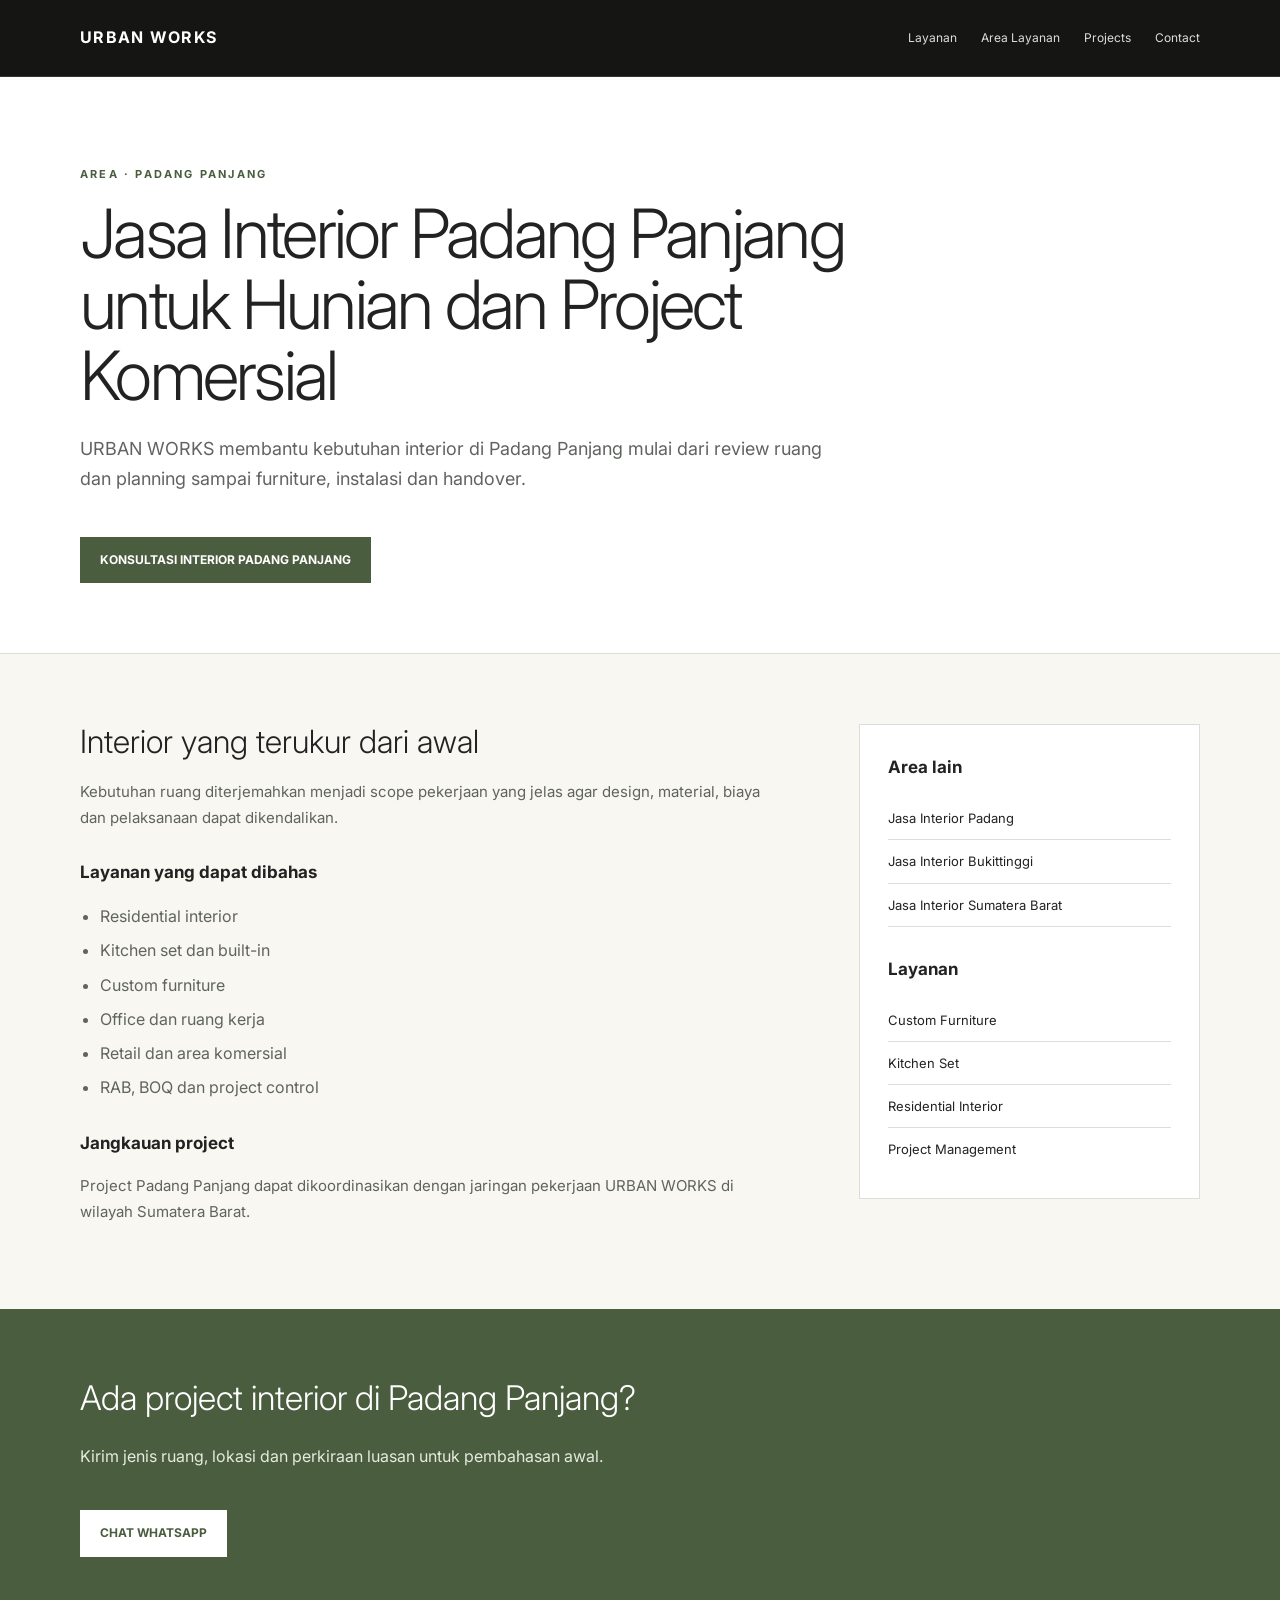
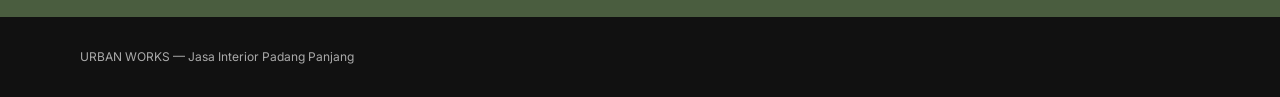
<file: area/padang-panjang/index.html>
<!doctype html><html lang="id"><head><meta charset="utf-8"><meta name="viewport" content="width=device-width,initial-scale=1"><title>Jasa Interior Padang Panjang | URBAN WORKS</title><meta name="description" content="Jasa interior Padang Panjang oleh URBAN WORKS untuk rumah, kitchen set, custom furniture, kantor dan kebutuhan fit-out project."><link rel="canonical" href="https://urbanworks.web.id/area/padang-panjang/"><meta property="og:title" content="Jasa Interior Padang Panjang | URBAN WORKS"><meta property="og:description" content="Interior builder untuk residential, custom furniture, office dan commercial project di Padang Panjang."><meta property="og:url" content="https://urbanworks.web.id/area/padang-panjang/"><link rel="stylesheet" href="../../assets/seo.css"><link rel="preconnect" href="https://fonts.googleapis.com"><link rel="preconnect" href="https://fonts.gstatic.com" crossorigin><link href="https://fonts.googleapis.com/css2?family=Inter:wght@300;400;500;600;700&display=swap" rel="stylesheet"><script type="application/ld+json">{"@context":"https://schema.org","@type":"LocalBusiness","name":"URBAN WORKS","url":"https://urbanworks.web.id/","description":"Interior Builder dan jasa interior di Padang Panjang dan Sumatera Barat.","areaServed":{"@type":"City","name":"Padang Panjang"},"telephone":"+6288271423599"}</script></head><body><header class="top"><div class="wrap nav"><a class="logo" href="../../">URBAN WORKS</a><nav class="navlinks"><a href="../../layanan/">Layanan</a><a href="../">Area Layanan</a><a href="../../#projects">Projects</a><a href="../../#contact">Contact</a></nav></div></header><main><section class="hero"><div class="wrap"><p class="kicker">Area · Padang Panjang</p><h1>Jasa Interior Padang Panjang untuk Hunian dan Project Komersial</h1><p class="lead">URBAN WORKS membantu kebutuhan interior di Padang Panjang mulai dari review ruang dan planning sampai furniture, instalasi dan handover.</p><a class="btn" href="https://wa.me/6288271423599" target="_blank" rel="noopener">KONSULTASI INTERIOR PADANG PANJANG</a></div></section><section class="content"><div class="wrap"><div class="grid"><div><h2>Interior yang terukur dari awal</h2><p>Kebutuhan ruang diterjemahkan menjadi scope pekerjaan yang jelas agar design, material, biaya dan pelaksanaan dapat dikendalikan.</p><h3>Layanan yang dapat dibahas</h3><ul><li>Residential interior</li><li>Kitchen set dan built-in</li><li>Custom furniture</li><li>Office dan ruang kerja</li><li>Retail dan area komersial</li><li>RAB, BOQ dan project control</li></ul><h3>Jangkauan project</h3><p>Project Padang Panjang dapat dikoordinasikan dengan jaringan pekerjaan URBAN WORKS di wilayah Sumatera Barat.</p></div><aside class="side"><h3>Area lain</h3><a href="../padang/">Jasa Interior Padang</a><a href="../bukittinggi/">Jasa Interior Bukittinggi</a><a href="../sumatera-barat/">Jasa Interior Sumatera Barat</a><h3 style="margin-top:28px">Layanan</h3><a href="../../layanan/custom-furniture/">Custom Furniture</a><a href="../../layanan/kitchen-set/">Kitchen Set</a><a href="../../layanan/residential-interior/">Residential Interior</a><a href="../../layanan/project-management/">Project Management</a></aside></div></div></section><section class="cta"><div class="wrap"><h2>Ada project interior di Padang Panjang?</h2><p>Kirim jenis ruang, lokasi dan perkiraan luasan untuk pembahasan awal.</p><a class="btn" href="https://wa.me/6288271423599" target="_blank" rel="noopener">CHAT WHATSAPP</a></div></section></main><footer><div class="wrap">URBAN WORKS — Jasa Interior Padang Panjang</div></footer></body></html>
</file>
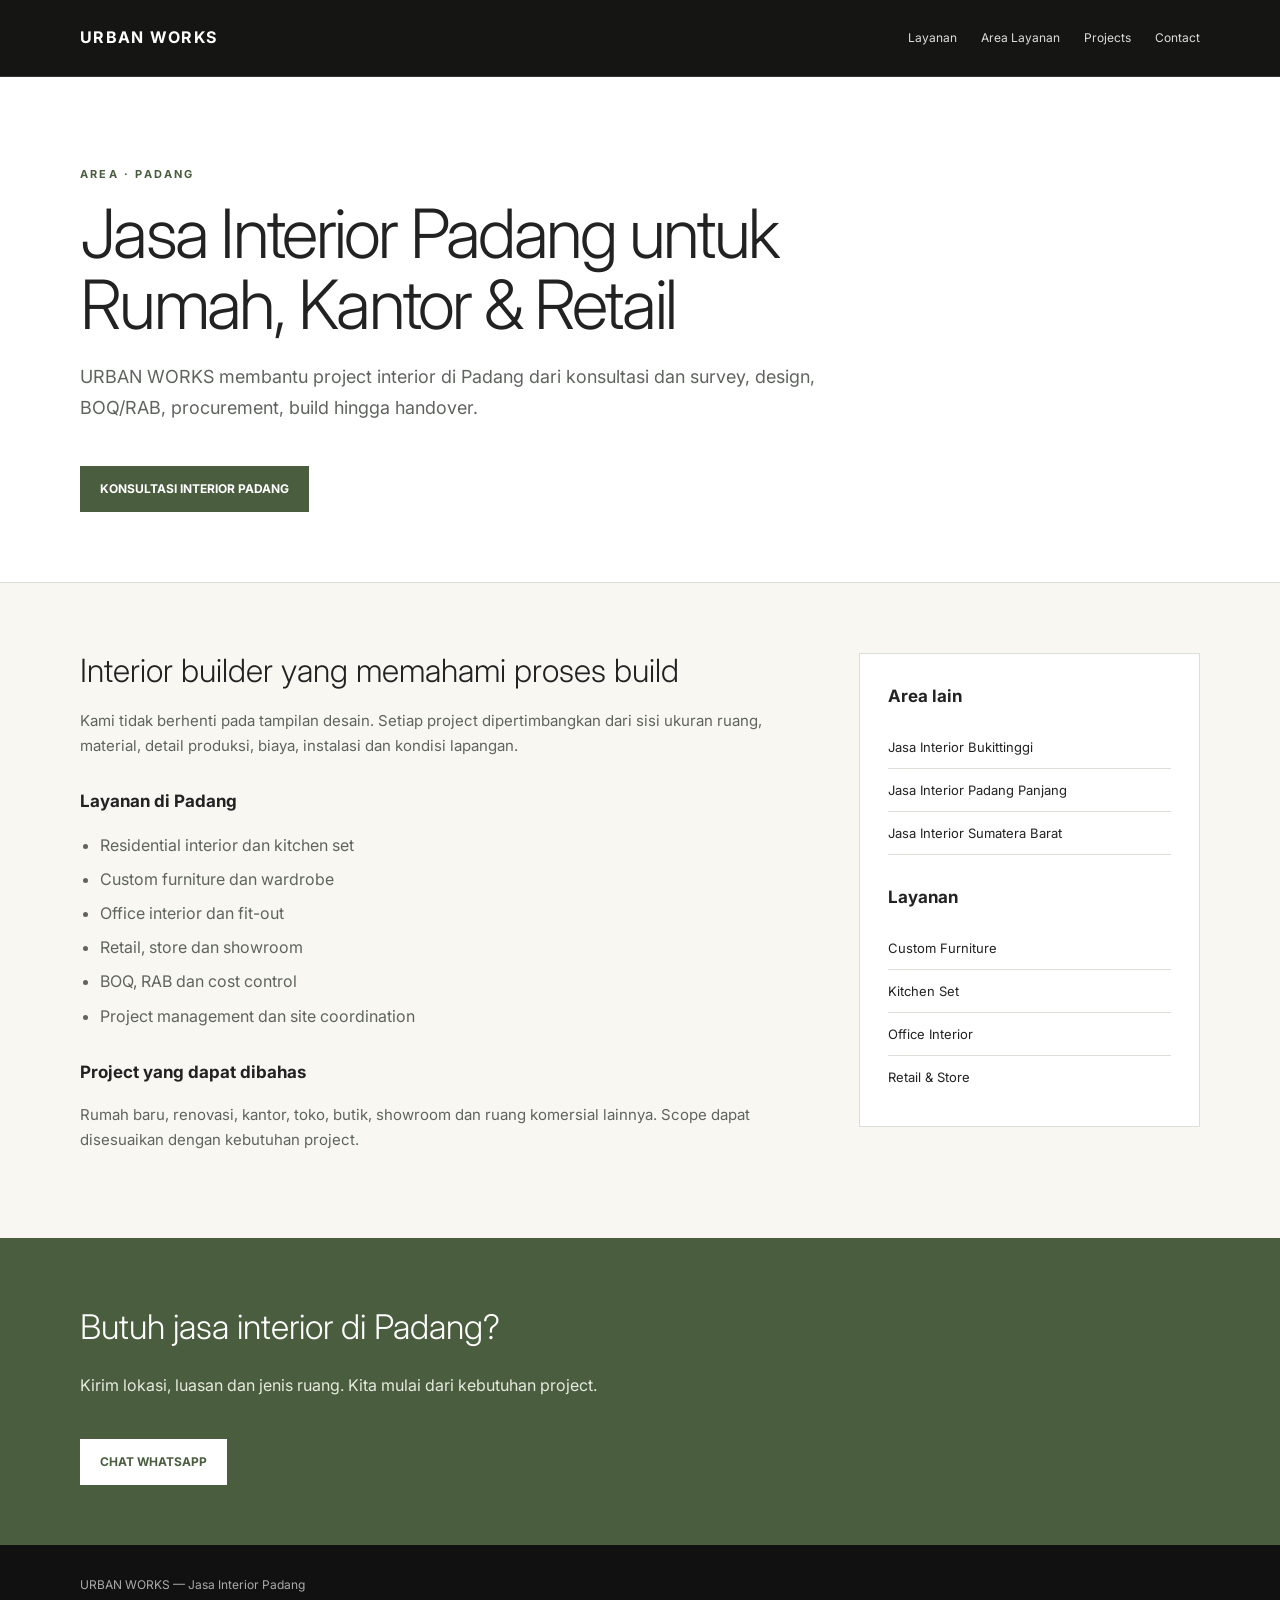
<file: area/padang/index.html>
<!doctype html><html lang="id"><head><meta charset="utf-8"><meta name="viewport" content="width=device-width,initial-scale=1"><title>Jasa Interior Padang | Interior Builder Padang | URBAN WORKS</title><meta name="description" content="URBAN WORKS adalah interior builder untuk jasa interior Padang: residential, office, retail, custom furniture, kitchen set, RAB dan project management."><link rel="canonical" href="https://urbanworks.web.id/area/padang/"><meta property="og:title" content="Jasa Interior Padang | URBAN WORKS"><meta property="og:description" content="Interior builder untuk rumah, kantor, retail dan custom furniture di Padang."><meta property="og:url" content="https://urbanworks.web.id/area/padang/"><link rel="stylesheet" href="../../assets/seo.css"><link rel="preconnect" href="https://fonts.googleapis.com"><link rel="preconnect" href="https://fonts.gstatic.com" crossorigin><link href="https://fonts.googleapis.com/css2?family=Inter:wght@300;400;500;600;700&display=swap" rel="stylesheet"><script type="application/ld+json">{"@context":"https://schema.org","@type":"LocalBusiness","name":"URBAN WORKS","url":"https://urbanworks.web.id/","description":"Interior Builder dan jasa interior di Padang dan Sumatera Barat.","areaServed":{"@type":"City","name":"Padang"},"telephone":"+6288271423599"}</script></head><body><header class="top"><div class="wrap nav"><a class="logo" href="../../">URBAN WORKS</a><nav class="navlinks"><a href="../../layanan/">Layanan</a><a href="../">Area Layanan</a><a href="../../#projects">Projects</a><a href="../../#contact">Contact</a></nav></div></header><main><section class="hero"><div class="wrap"><p class="kicker">Area · Padang</p><h1>Jasa Interior Padang untuk Rumah, Kantor &amp; Retail</h1><p class="lead">URBAN WORKS membantu project interior di Padang dari konsultasi dan survey, design, BOQ/RAB, procurement, build hingga handover.</p><a class="btn" href="https://wa.me/6288271423599" target="_blank" rel="noopener">KONSULTASI INTERIOR PADANG</a></div></section><section class="content"><div class="wrap"><div class="grid"><div><h2>Interior builder yang memahami proses build</h2><p>Kami tidak berhenti pada tampilan desain. Setiap project dipertimbangkan dari sisi ukuran ruang, material, detail produksi, biaya, instalasi dan kondisi lapangan.</p><h3>Layanan di Padang</h3><ul><li>Residential interior dan kitchen set</li><li>Custom furniture dan wardrobe</li><li>Office interior dan fit-out</li><li>Retail, store dan showroom</li><li>BOQ, RAB dan cost control</li><li>Project management dan site coordination</li></ul><h3>Project yang dapat dibahas</h3><p>Rumah baru, renovasi, kantor, toko, butik, showroom dan ruang komersial lainnya. Scope dapat disesuaikan dengan kebutuhan project.</p></div><aside class="side"><h3>Area lain</h3><a href="../bukittinggi/">Jasa Interior Bukittinggi</a><a href="../padang-panjang/">Jasa Interior Padang Panjang</a><a href="../sumatera-barat/">Jasa Interior Sumatera Barat</a><h3 style="margin-top:28px">Layanan</h3><a href="../../layanan/custom-furniture/">Custom Furniture</a><a href="../../layanan/kitchen-set/">Kitchen Set</a><a href="../../layanan/office-interior/">Office Interior</a><a href="../../layanan/retail-store/">Retail &amp; Store</a></aside></div></div></section><section class="cta"><div class="wrap"><h2>Butuh jasa interior di Padang?</h2><p>Kirim lokasi, luasan dan jenis ruang. Kita mulai dari kebutuhan project.</p><a class="btn" href="https://wa.me/6288271423599" target="_blank" rel="noopener">CHAT WHATSAPP</a></div></section></main><footer><div class="wrap">URBAN WORKS — Jasa Interior Padang</div></footer></body></html>
</file>
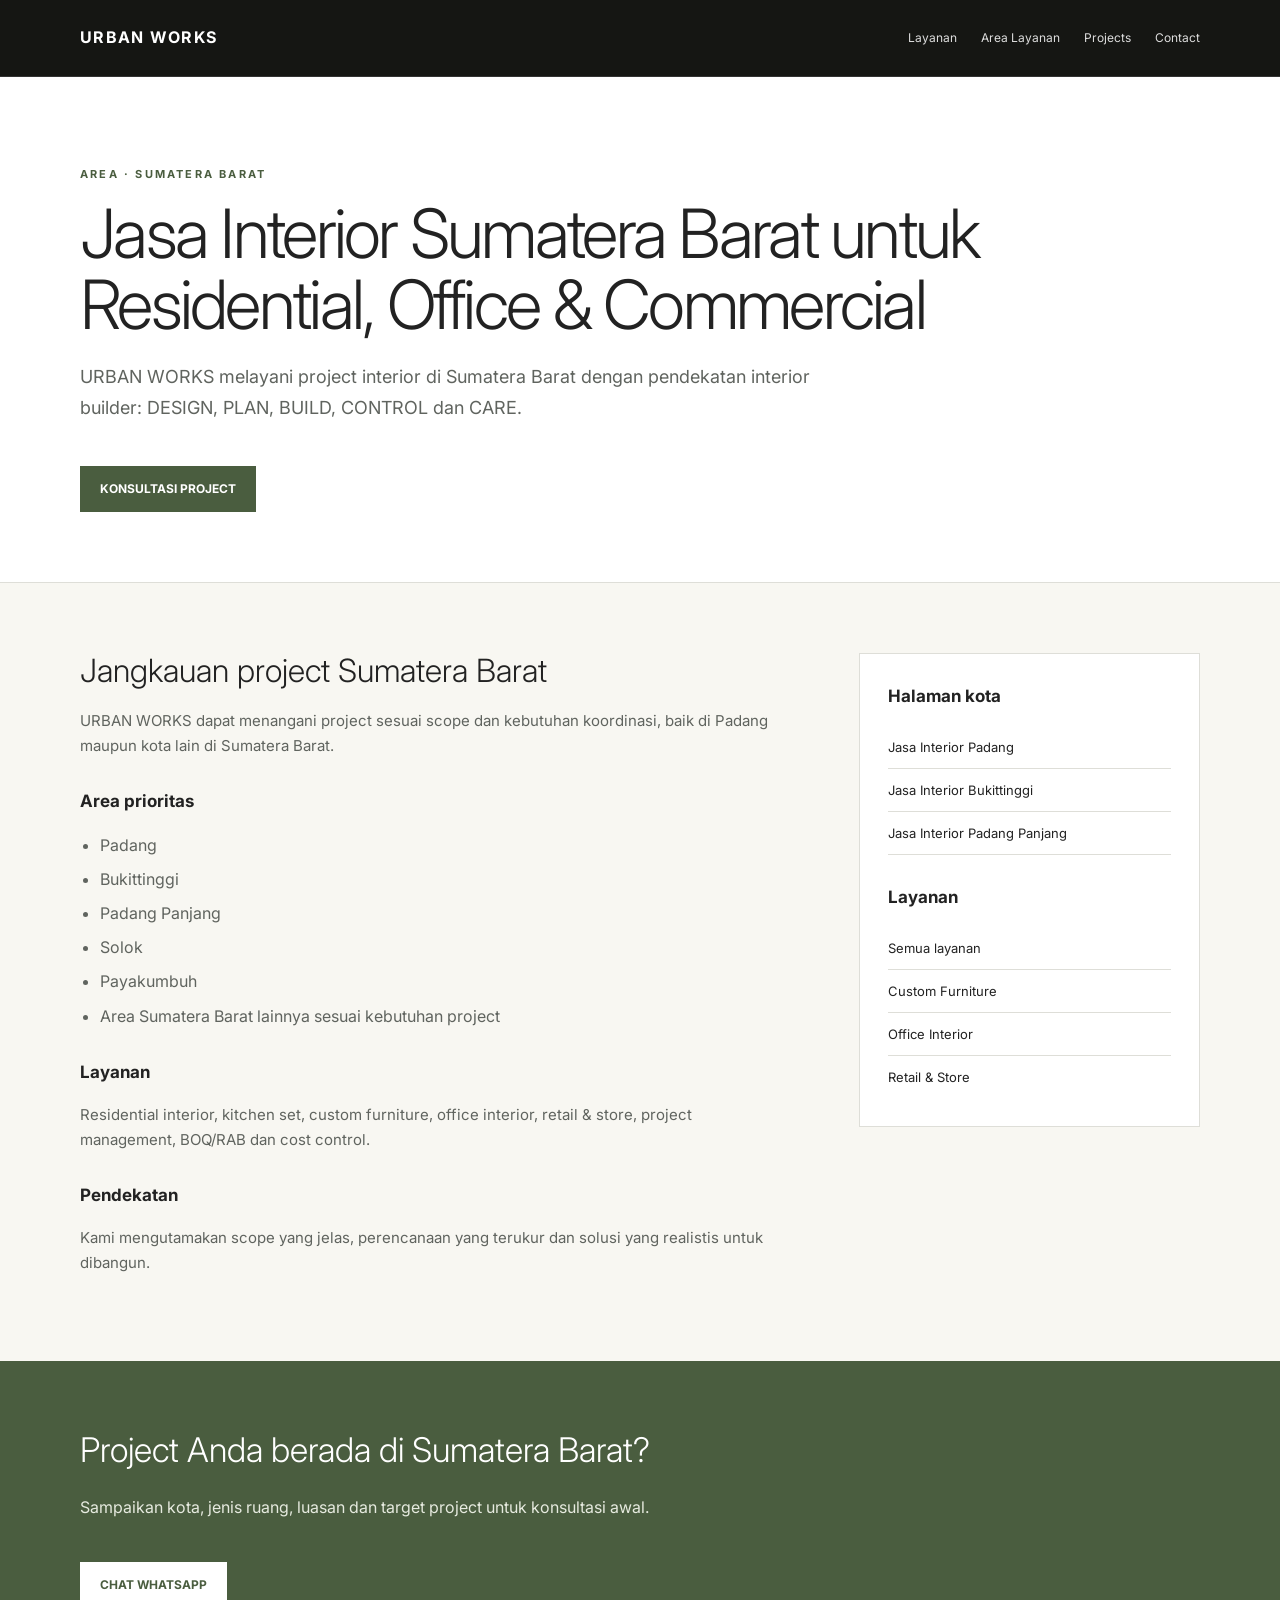
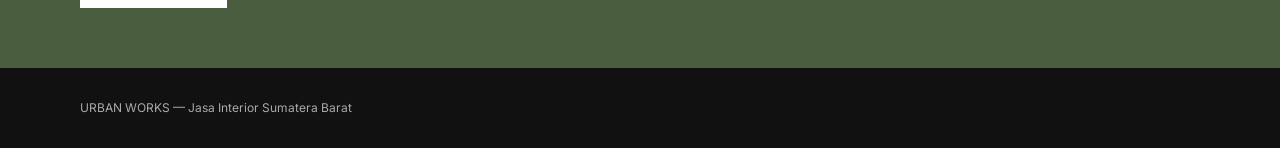
<file: area/sumatera-barat/index.html>
<!doctype html><html lang="id"><head><meta charset="utf-8"><meta name="viewport" content="width=device-width,initial-scale=1"><title>Jasa Interior Sumatera Barat | URBAN WORKS</title><meta name="description" content="URBAN WORKS melayani jasa interior dan interior fit-out di Sumatera Barat, termasuk Padang, Bukittinggi dan Padang Panjang, untuk residential, office, retail dan custom furniture."><link rel="canonical" href="https://urbanworks.web.id/area/sumatera-barat/"><meta property="og:title" content="Jasa Interior Sumatera Barat | URBAN WORKS"><meta property="og:description" content="Interior builder untuk project residential, office, retail dan custom furniture di Sumatera Barat."><meta property="og:url" content="https://urbanworks.web.id/area/sumatera-barat/"><link rel="stylesheet" href="../../assets/seo.css"><link rel="preconnect" href="https://fonts.googleapis.com"><link rel="preconnect" href="https://fonts.gstatic.com" crossorigin><link href="https://fonts.googleapis.com/css2?family=Inter:wght@300;400;500;600;700&display=swap" rel="stylesheet"><script type="application/ld+json">{"@context":"https://schema.org","@type":"LocalBusiness","name":"URBAN WORKS","url":"https://urbanworks.web.id/","description":"Interior Builder dan jasa interior di Sumatera Barat.","areaServed":{"@type":"AdministrativeArea","name":"Sumatera Barat"},"telephone":"+6288271423599"}</script></head><body><header class="top"><div class="wrap nav"><a class="logo" href="../../">URBAN WORKS</a><nav class="navlinks"><a href="../../layanan/">Layanan</a><a href="../">Area Layanan</a><a href="../../#projects">Projects</a><a href="../../#contact">Contact</a></nav></div></header><main><section class="hero"><div class="wrap"><p class="kicker">Area · Sumatera Barat</p><h1>Jasa Interior Sumatera Barat untuk Residential, Office &amp; Commercial</h1><p class="lead">URBAN WORKS melayani project interior di Sumatera Barat dengan pendekatan interior builder: DESIGN, PLAN, BUILD, CONTROL dan CARE.</p><a class="btn" href="https://wa.me/6288271423599" target="_blank" rel="noopener">KONSULTASI PROJECT</a></div></section><section class="content"><div class="wrap"><div class="grid"><div><h2>Jangkauan project Sumatera Barat</h2><p>URBAN WORKS dapat menangani project sesuai scope dan kebutuhan koordinasi, baik di Padang maupun kota lain di Sumatera Barat.</p><h3>Area prioritas</h3><ul><li>Padang</li><li>Bukittinggi</li><li>Padang Panjang</li><li>Solok</li><li>Payakumbuh</li><li>Area Sumatera Barat lainnya sesuai kebutuhan project</li></ul><h3>Layanan</h3><p>Residential interior, kitchen set, custom furniture, office interior, retail &amp; store, project management, BOQ/RAB dan cost control.</p><h3>Pendekatan</h3><p>Kami mengutamakan scope yang jelas, perencanaan yang terukur dan solusi yang realistis untuk dibangun.</p></div><aside class="side"><h3>Halaman kota</h3><a href="../padang/">Jasa Interior Padang</a><a href="../bukittinggi/">Jasa Interior Bukittinggi</a><a href="../padang-panjang/">Jasa Interior Padang Panjang</a><h3 style="margin-top:28px">Layanan</h3><a href="../../layanan/">Semua layanan</a><a href="../../layanan/custom-furniture/">Custom Furniture</a><a href="../../layanan/office-interior/">Office Interior</a><a href="../../layanan/retail-store/">Retail &amp; Store</a></aside></div></div></section><section class="cta"><div class="wrap"><h2>Project Anda berada di Sumatera Barat?</h2><p>Sampaikan kota, jenis ruang, luasan dan target project untuk konsultasi awal.</p><a class="btn" href="https://wa.me/6288271423599" target="_blank" rel="noopener">CHAT WHATSAPP</a></div></section></main><footer><div class="wrap">URBAN WORKS — Jasa Interior Sumatera Barat</div></footer></body></html>
</file>
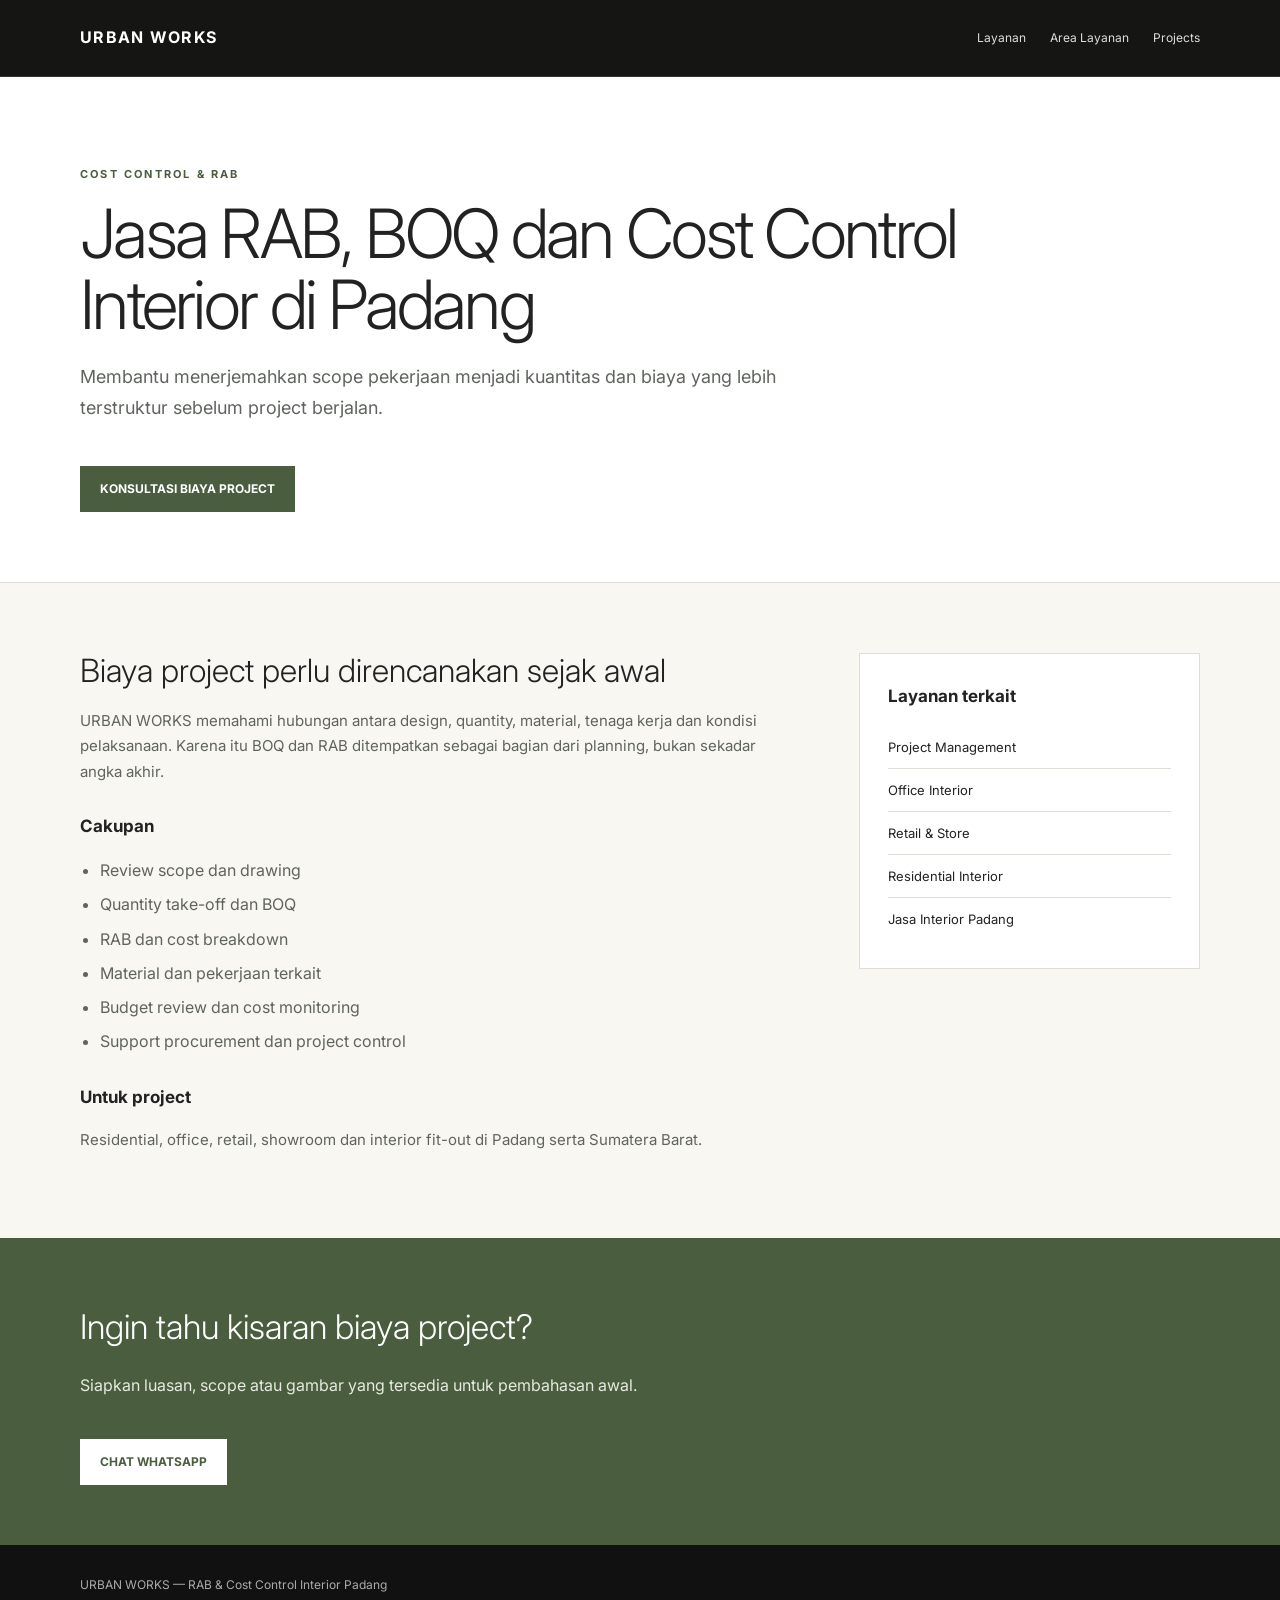
<file: layanan/cost-control-rab/index.html>
<!doctype html><html lang="id"><head><meta charset="utf-8"><meta name="viewport" content="width=device-width,initial-scale=1"><title>RAB Interior &amp; Cost Control Padang | URBAN WORKS</title><meta name="description" content="Jasa penyusunan BOQ, RAB dan cost control interior di Padang dan Sumatera Barat untuk membantu project lebih terukur sejak awal."><link rel="canonical" href="https://urbanworks.web.id/layanan/cost-control-rab/"><link rel="stylesheet" href="../../assets/seo.css"><link rel="preconnect" href="https://fonts.googleapis.com"><link rel="preconnect" href="https://fonts.gstatic.com" crossorigin><link href="https://fonts.googleapis.com/css2?family=Inter:wght@300;400;500;600;700&display=swap" rel="stylesheet"><script type="application/ld+json">{"@context":"https://schema.org","@type":"Service","name":"Cost Control and RAB Interior","provider":{"@type":"LocalBusiness","name":"URBAN WORKS","url":"https://urbanworks.web.id/"},"areaServed":"Sumatera Barat"}</script></head><body><header class="top"><div class="wrap nav"><a class="logo" href="../../">URBAN WORKS</a><nav class="navlinks"><a href="../">Layanan</a><a href="../../area/">Area Layanan</a><a href="../../#projects">Projects</a></nav></div></header><main><section class="hero"><div class="wrap"><p class="kicker">Cost Control &amp; RAB</p><h1>Jasa RAB, BOQ dan Cost Control Interior di Padang</h1><p class="lead">Membantu menerjemahkan scope pekerjaan menjadi kuantitas dan biaya yang lebih terstruktur sebelum project berjalan.</p><a class="btn" href="https://wa.me/6288271423599" target="_blank" rel="noopener">KONSULTASI BIAYA PROJECT</a></div></section><section class="content"><div class="wrap"><div class="grid"><div><h2>Biaya project perlu direncanakan sejak awal</h2><p>URBAN WORKS memahami hubungan antara design, quantity, material, tenaga kerja dan kondisi pelaksanaan. Karena itu BOQ dan RAB ditempatkan sebagai bagian dari planning, bukan sekadar angka akhir.</p><h3>Cakupan</h3><ul><li>Review scope dan drawing</li><li>Quantity take-off dan BOQ</li><li>RAB dan cost breakdown</li><li>Material dan pekerjaan terkait</li><li>Budget review dan cost monitoring</li><li>Support procurement dan project control</li></ul><h3>Untuk project</h3><p>Residential, office, retail, showroom dan interior fit-out di Padang serta Sumatera Barat.</p></div><aside class="side"><h3>Layanan terkait</h3><a href="../project-management/">Project Management</a><a href="../office-interior/">Office Interior</a><a href="../retail-store/">Retail &amp; Store</a><a href="../residential-interior/">Residential Interior</a><a href="../../area/padang/">Jasa Interior Padang</a></aside></div></div></section><section class="cta"><div class="wrap"><h2>Ingin tahu kisaran biaya project?</h2><p>Siapkan luasan, scope atau gambar yang tersedia untuk pembahasan awal.</p><a class="btn" href="https://wa.me/6288271423599" target="_blank" rel="noopener">CHAT WHATSAPP</a></div></section></main><footer><div class="wrap">URBAN WORKS — RAB &amp; Cost Control Interior Padang</div></footer></body></html>
</file>
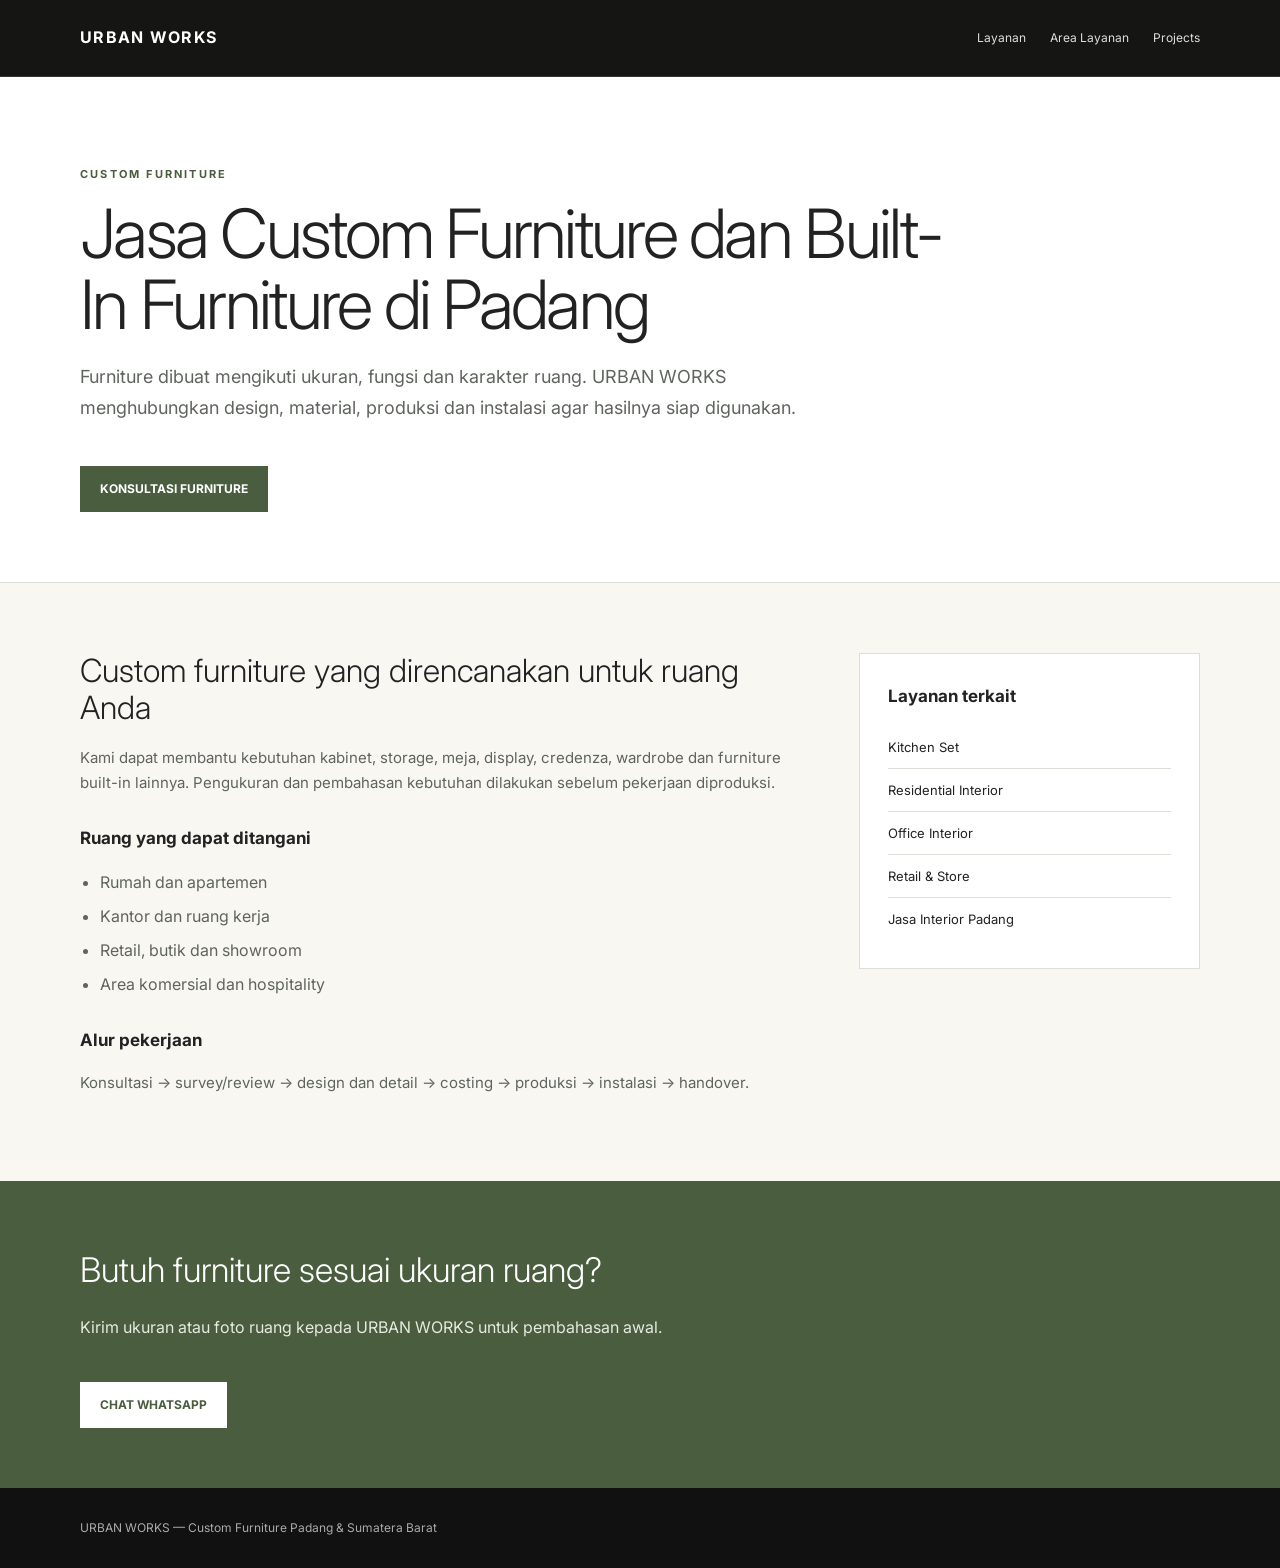
<file: layanan/custom-furniture/index.html>
<!doctype html><html lang="id"><head><meta charset="utf-8"><meta name="viewport" content="width=device-width,initial-scale=1"><title>Custom Furniture Padang | URBAN WORKS</title><meta name="description" content="Jasa custom furniture dan built-in furniture di Padang dan Sumatera Barat. URBAN WORKS menangani design, produksi, instalasi dan kontrol project."><link rel="canonical" href="https://urbanworks.web.id/layanan/custom-furniture/"><link rel="stylesheet" href="../../assets/seo.css"><link rel="preconnect" href="https://fonts.googleapis.com"><link rel="preconnect" href="https://fonts.gstatic.com" crossorigin><link href="https://fonts.googleapis.com/css2?family=Inter:wght@300;400;500;600;700&display=swap" rel="stylesheet"><script type="application/ld+json">{"@context":"https://schema.org","@type":"Service","name":"Custom Furniture","provider":{"@type":"LocalBusiness","name":"URBAN WORKS","url":"https://urbanworks.web.id/"},"areaServed":"Sumatera Barat"}</script></head><body><header class="top"><div class="wrap nav"><a class="logo" href="../../">URBAN WORKS</a><nav class="navlinks"><a href="../">Layanan</a><a href="../../area/">Area Layanan</a><a href="../../#projects">Projects</a></nav></div></header><main><section class="hero"><div class="wrap"><p class="kicker">Custom Furniture</p><h1>Jasa Custom Furniture dan Built-In Furniture di Padang</h1><p class="lead">Furniture dibuat mengikuti ukuran, fungsi dan karakter ruang. URBAN WORKS menghubungkan design, material, produksi dan instalasi agar hasilnya siap digunakan.</p><a class="btn" href="https://wa.me/6288271423599" target="_blank" rel="noopener">KONSULTASI FURNITURE</a></div></section><section class="content"><div class="wrap"><div class="grid"><div><h2>Custom furniture yang direncanakan untuk ruang Anda</h2><p>Kami dapat membantu kebutuhan kabinet, storage, meja, display, credenza, wardrobe dan furniture built-in lainnya. Pengukuran dan pembahasan kebutuhan dilakukan sebelum pekerjaan diproduksi.</p><h3>Ruang yang dapat ditangani</h3><ul><li>Rumah dan apartemen</li><li>Kantor dan ruang kerja</li><li>Retail, butik dan showroom</li><li>Area komersial dan hospitality</li></ul><h3>Alur pekerjaan</h3><p>Konsultasi → survey/review → design dan detail → costing → produksi → instalasi → handover.</p></div><aside class="side"><h3>Layanan terkait</h3><a href="../kitchen-set/">Kitchen Set</a><a href="../residential-interior/">Residential Interior</a><a href="../office-interior/">Office Interior</a><a href="../retail-store/">Retail &amp; Store</a><a href="../../area/padang/">Jasa Interior Padang</a></aside></div></div></section><section class="cta"><div class="wrap"><h2>Butuh furniture sesuai ukuran ruang?</h2><p>Kirim ukuran atau foto ruang kepada URBAN WORKS untuk pembahasan awal.</p><a class="btn" href="https://wa.me/6288271423599" target="_blank" rel="noopener">CHAT WHATSAPP</a></div></section></main><footer><div class="wrap">URBAN WORKS — Custom Furniture Padang &amp; Sumatera Barat</div></footer></body></html>
</file>
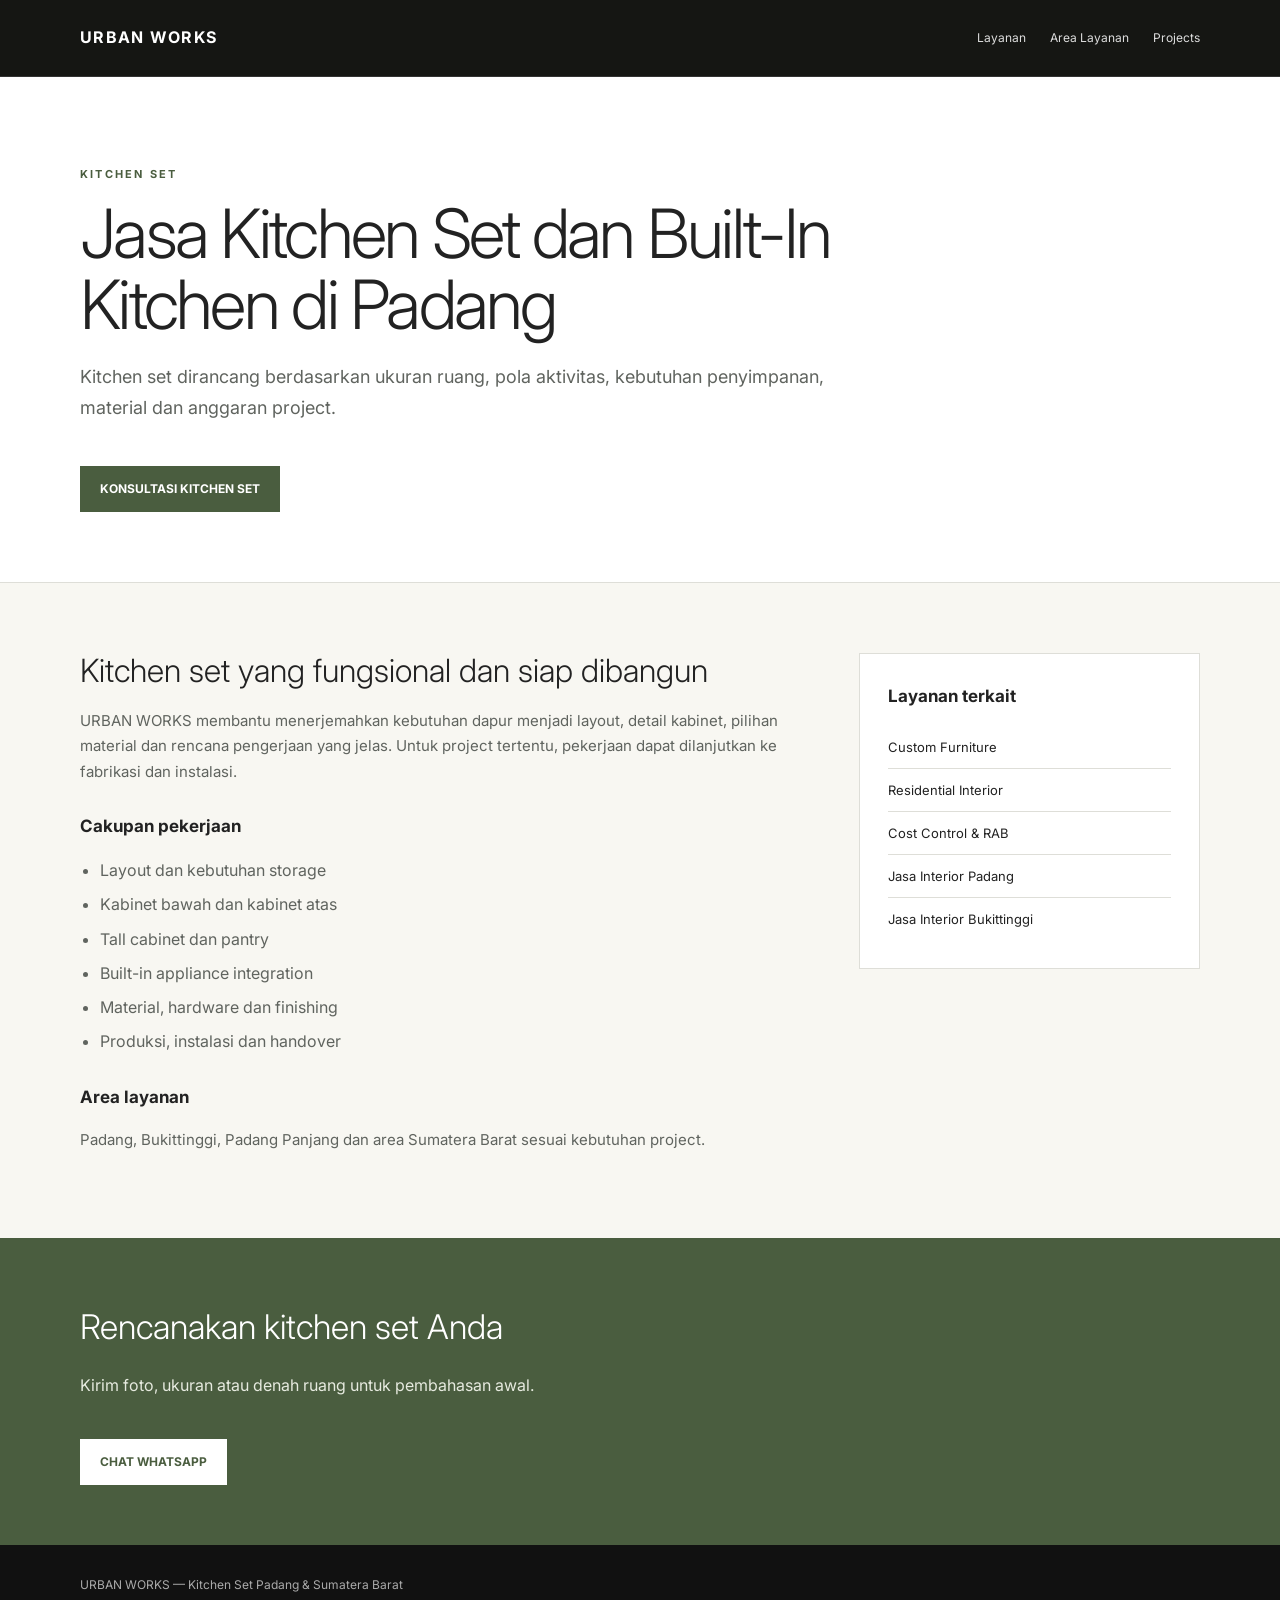
<file: layanan/kitchen-set/index.html>
<!doctype html><html lang="id"><head><meta charset="utf-8"><meta name="viewport" content="width=device-width,initial-scale=1"><title>Jasa Kitchen Set Padang | URBAN WORKS</title><meta name="description" content="Jasa kitchen set dan built-in kitchen di Padang dan Sumatera Barat. Design, costing, produksi dan instalasi oleh URBAN WORKS."><link rel="canonical" href="https://urbanworks.web.id/layanan/kitchen-set/"><link rel="stylesheet" href="../../assets/seo.css"><link rel="preconnect" href="https://fonts.googleapis.com"><link rel="preconnect" href="https://fonts.gstatic.com" crossorigin><link href="https://fonts.googleapis.com/css2?family=Inter:wght@300;400;500;600;700&display=swap" rel="stylesheet"><script type="application/ld+json">{"@context":"https://schema.org","@type":"Service","name":"Kitchen Set","provider":{"@type":"LocalBusiness","name":"URBAN WORKS","url":"https://urbanworks.web.id/"},"areaServed":"Sumatera Barat"}</script></head><body><header class="top"><div class="wrap nav"><a class="logo" href="../../">URBAN WORKS</a><nav class="navlinks"><a href="../">Layanan</a><a href="../../area/">Area Layanan</a><a href="../../#projects">Projects</a></nav></div></header><main><section class="hero"><div class="wrap"><p class="kicker">Kitchen Set</p><h1>Jasa Kitchen Set dan Built-In Kitchen di Padang</h1><p class="lead">Kitchen set dirancang berdasarkan ukuran ruang, pola aktivitas, kebutuhan penyimpanan, material dan anggaran project.</p><a class="btn" href="https://wa.me/6288271423599" target="_blank" rel="noopener">KONSULTASI KITCHEN SET</a></div></section><section class="content"><div class="wrap"><div class="grid"><div><h2>Kitchen set yang fungsional dan siap dibangun</h2><p>URBAN WORKS membantu menerjemahkan kebutuhan dapur menjadi layout, detail kabinet, pilihan material dan rencana pengerjaan yang jelas. Untuk project tertentu, pekerjaan dapat dilanjutkan ke fabrikasi dan instalasi.</p><h3>Cakupan pekerjaan</h3><ul><li>Layout dan kebutuhan storage</li><li>Kabinet bawah dan kabinet atas</li><li>Tall cabinet dan pantry</li><li>Built-in appliance integration</li><li>Material, hardware dan finishing</li><li>Produksi, instalasi dan handover</li></ul><h3>Area layanan</h3><p>Padang, Bukittinggi, Padang Panjang dan area Sumatera Barat sesuai kebutuhan project.</p></div><aside class="side"><h3>Layanan terkait</h3><a href="../custom-furniture/">Custom Furniture</a><a href="../residential-interior/">Residential Interior</a><a href="../cost-control-rab/">Cost Control &amp; RAB</a><a href="../../area/padang/">Jasa Interior Padang</a><a href="../../area/bukittinggi/">Jasa Interior Bukittinggi</a></aside></div></div></section><section class="cta"><div class="wrap"><h2>Rencanakan kitchen set Anda</h2><p>Kirim foto, ukuran atau denah ruang untuk pembahasan awal.</p><a class="btn" href="https://wa.me/6288271423599" target="_blank" rel="noopener">CHAT WHATSAPP</a></div></section></main><footer><div class="wrap">URBAN WORKS — Kitchen Set Padang &amp; Sumatera Barat</div></footer></body></html>
</file>
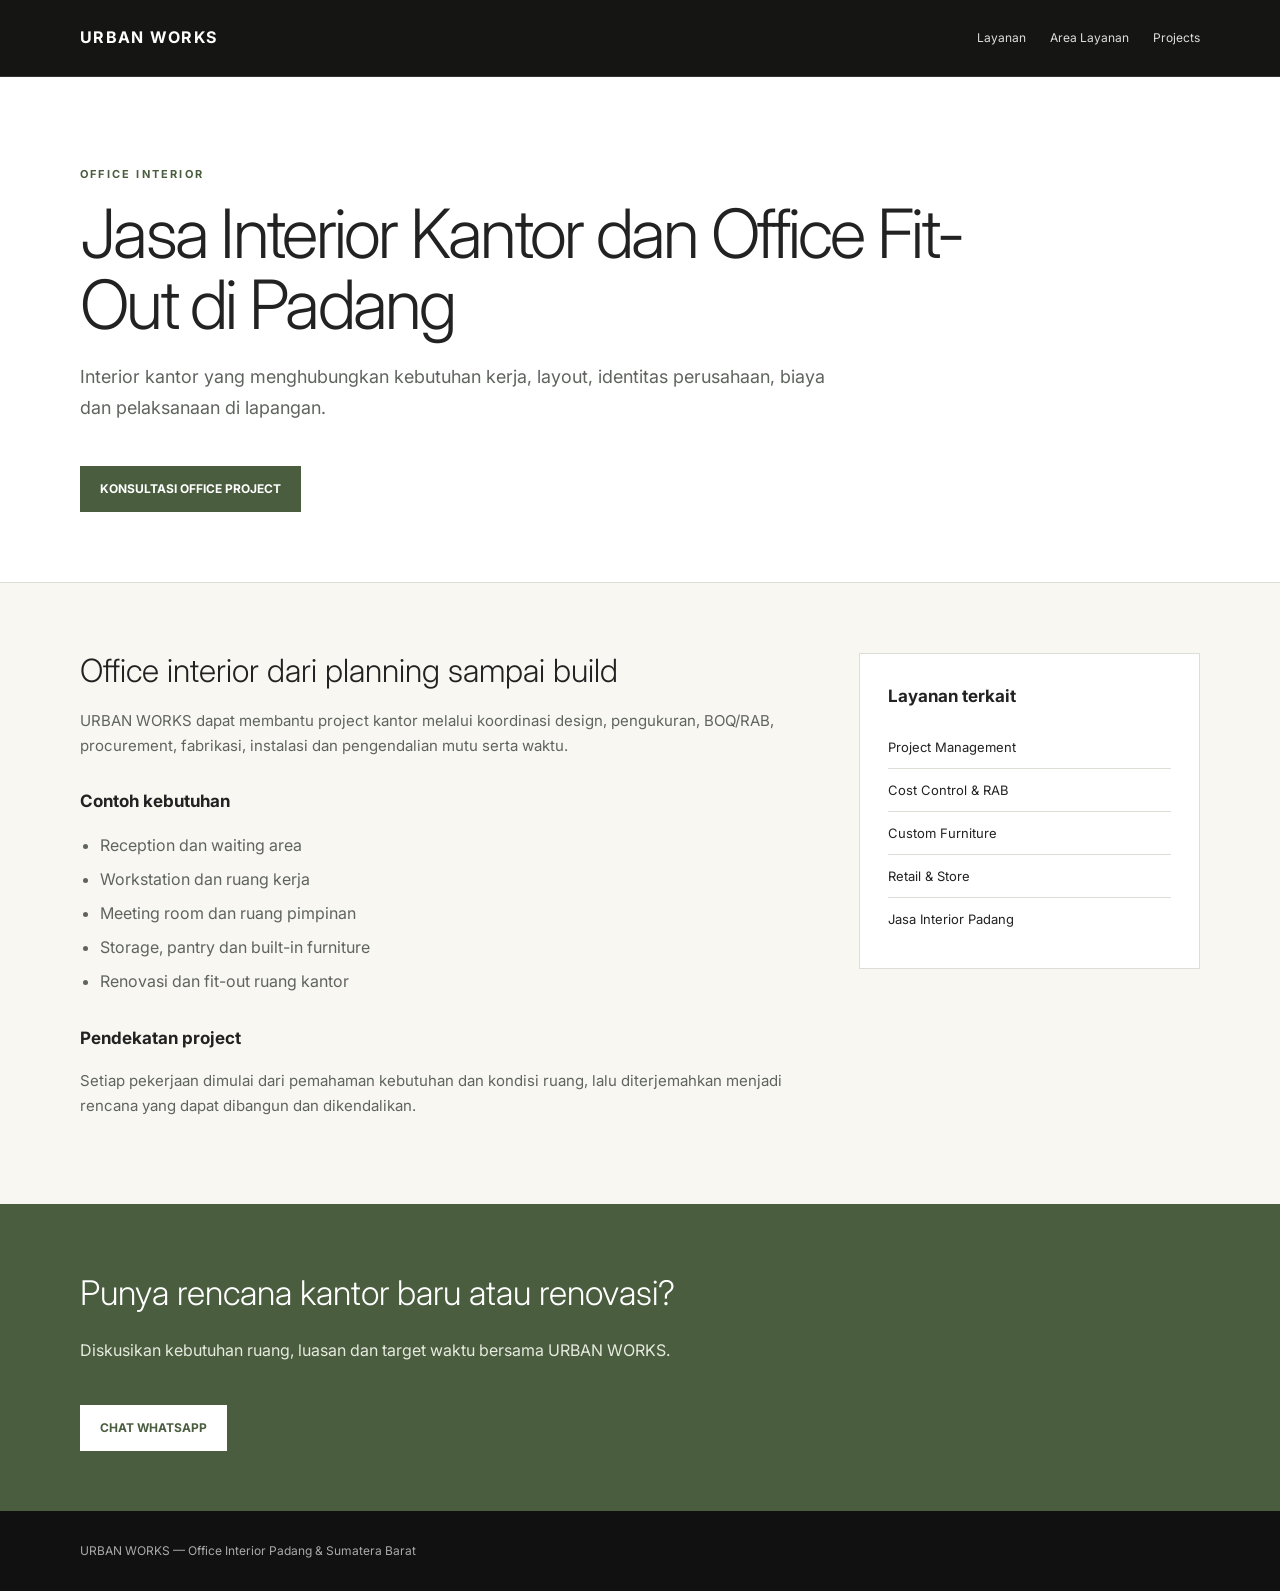
<file: layanan/office-interior/index.html>
<!doctype html><html lang="id"><head><meta charset="utf-8"><meta name="viewport" content="width=device-width,initial-scale=1"><title>Jasa Interior Kantor Padang | URBAN WORKS</title><meta name="description" content="Jasa interior kantor dan office fit-out di Padang dan Sumatera Barat. URBAN WORKS menangani design, planning, costing, build dan project control."><link rel="canonical" href="https://urbanworks.web.id/layanan/office-interior/"><link rel="stylesheet" href="../../assets/seo.css"><link rel="preconnect" href="https://fonts.googleapis.com"><link rel="preconnect" href="https://fonts.gstatic.com" crossorigin><link href="https://fonts.googleapis.com/css2?family=Inter:wght@300;400;500;600;700&display=swap" rel="stylesheet"><script type="application/ld+json">{"@context":"https://schema.org","@type":"Service","name":"Office Interior","provider":{"@type":"LocalBusiness","name":"URBAN WORKS","url":"https://urbanworks.web.id/"},"areaServed":"Sumatera Barat"}</script></head><body><header class="top"><div class="wrap nav"><a class="logo" href="../../">URBAN WORKS</a><nav class="navlinks"><a href="../">Layanan</a><a href="../../area/">Area Layanan</a><a href="../../#projects">Projects</a></nav></div></header><main><section class="hero"><div class="wrap"><p class="kicker">Office Interior</p><h1>Jasa Interior Kantor dan Office Fit-Out di Padang</h1><p class="lead">Interior kantor yang menghubungkan kebutuhan kerja, layout, identitas perusahaan, biaya dan pelaksanaan di lapangan.</p><a class="btn" href="https://wa.me/6288271423599" target="_blank" rel="noopener">KONSULTASI OFFICE PROJECT</a></div></section><section class="content"><div class="wrap"><div class="grid"><div><h2>Office interior dari planning sampai build</h2><p>URBAN WORKS dapat membantu project kantor melalui koordinasi design, pengukuran, BOQ/RAB, procurement, fabrikasi, instalasi dan pengendalian mutu serta waktu.</p><h3>Contoh kebutuhan</h3><ul><li>Reception dan waiting area</li><li>Workstation dan ruang kerja</li><li>Meeting room dan ruang pimpinan</li><li>Storage, pantry dan built-in furniture</li><li>Renovasi dan fit-out ruang kantor</li></ul><h3>Pendekatan project</h3><p>Setiap pekerjaan dimulai dari pemahaman kebutuhan dan kondisi ruang, lalu diterjemahkan menjadi rencana yang dapat dibangun dan dikendalikan.</p></div><aside class="side"><h3>Layanan terkait</h3><a href="../project-management/">Project Management</a><a href="../cost-control-rab/">Cost Control &amp; RAB</a><a href="../custom-furniture/">Custom Furniture</a><a href="../retail-store/">Retail &amp; Store</a><a href="../../area/padang/">Jasa Interior Padang</a></aside></div></div></section><section class="cta"><div class="wrap"><h2>Punya rencana kantor baru atau renovasi?</h2><p>Diskusikan kebutuhan ruang, luasan dan target waktu bersama URBAN WORKS.</p><a class="btn" href="https://wa.me/6288271423599" target="_blank" rel="noopener">CHAT WHATSAPP</a></div></section></main><footer><div class="wrap">URBAN WORKS — Office Interior Padang &amp; Sumatera Barat</div></footer></body></html>
</file>
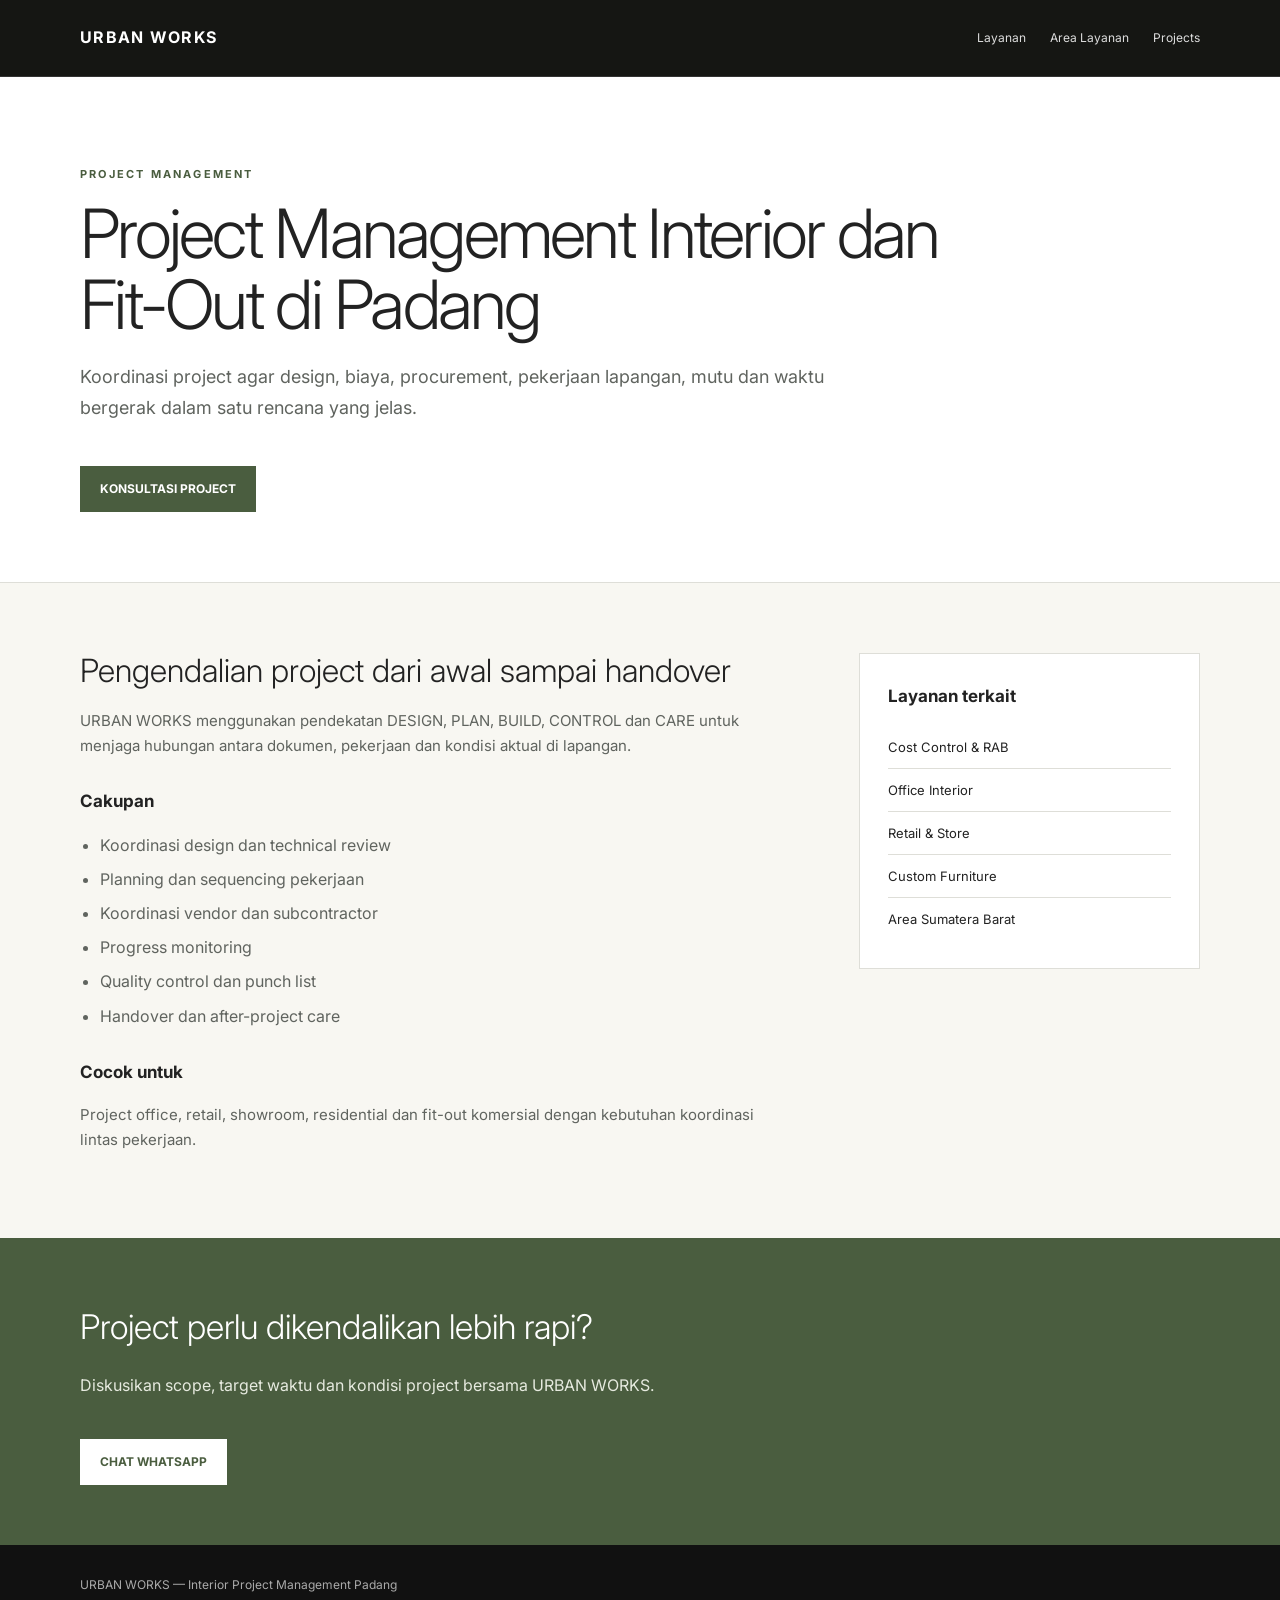
<file: layanan/project-management/index.html>
<!doctype html><html lang="id"><head><meta charset="utf-8"><meta name="viewport" content="width=device-width,initial-scale=1"><title>Project Management Interior Padang | URBAN WORKS</title><meta name="description" content="Project management interior dan fit-out di Padang dan Sumatera Barat. Koordinasi design, procurement, pekerjaan lapangan, mutu, waktu dan biaya."><link rel="canonical" href="https://urbanworks.web.id/layanan/project-management/"><link rel="stylesheet" href="../../assets/seo.css"><link rel="preconnect" href="https://fonts.googleapis.com"><link rel="preconnect" href="https://fonts.gstatic.com" crossorigin><link href="https://fonts.googleapis.com/css2?family=Inter:wght@300;400;500;600;700&display=swap" rel="stylesheet"><script type="application/ld+json">{"@context":"https://schema.org","@type":"Service","name":"Interior Project Management","provider":{"@type":"LocalBusiness","name":"URBAN WORKS","url":"https://urbanworks.web.id/"},"areaServed":"Sumatera Barat"}</script></head><body><header class="top"><div class="wrap nav"><a class="logo" href="../../">URBAN WORKS</a><nav class="navlinks"><a href="../">Layanan</a><a href="../../area/">Area Layanan</a><a href="../../#projects">Projects</a></nav></div></header><main><section class="hero"><div class="wrap"><p class="kicker">Project Management</p><h1>Project Management Interior dan Fit-Out di Padang</h1><p class="lead">Koordinasi project agar design, biaya, procurement, pekerjaan lapangan, mutu dan waktu bergerak dalam satu rencana yang jelas.</p><a class="btn" href="https://wa.me/6288271423599" target="_blank" rel="noopener">KONSULTASI PROJECT</a></div></section><section class="content"><div class="wrap"><div class="grid"><div><h2>Pengendalian project dari awal sampai handover</h2><p>URBAN WORKS menggunakan pendekatan DESIGN, PLAN, BUILD, CONTROL dan CARE untuk menjaga hubungan antara dokumen, pekerjaan dan kondisi aktual di lapangan.</p><h3>Cakupan</h3><ul><li>Koordinasi design dan technical review</li><li>Planning dan sequencing pekerjaan</li><li>Koordinasi vendor dan subcontractor</li><li>Progress monitoring</li><li>Quality control dan punch list</li><li>Handover dan after-project care</li></ul><h3>Cocok untuk</h3><p>Project office, retail, showroom, residential dan fit-out komersial dengan kebutuhan koordinasi lintas pekerjaan.</p></div><aside class="side"><h3>Layanan terkait</h3><a href="../cost-control-rab/">Cost Control &amp; RAB</a><a href="../office-interior/">Office Interior</a><a href="../retail-store/">Retail &amp; Store</a><a href="../custom-furniture/">Custom Furniture</a><a href="../../area/sumatera-barat/">Area Sumatera Barat</a></aside></div></div></section><section class="cta"><div class="wrap"><h2>Project perlu dikendalikan lebih rapi?</h2><p>Diskusikan scope, target waktu dan kondisi project bersama URBAN WORKS.</p><a class="btn" href="https://wa.me/6288271423599" target="_blank" rel="noopener">CHAT WHATSAPP</a></div></section></main><footer><div class="wrap">URBAN WORKS — Interior Project Management Padang</div></footer></body></html>
</file>
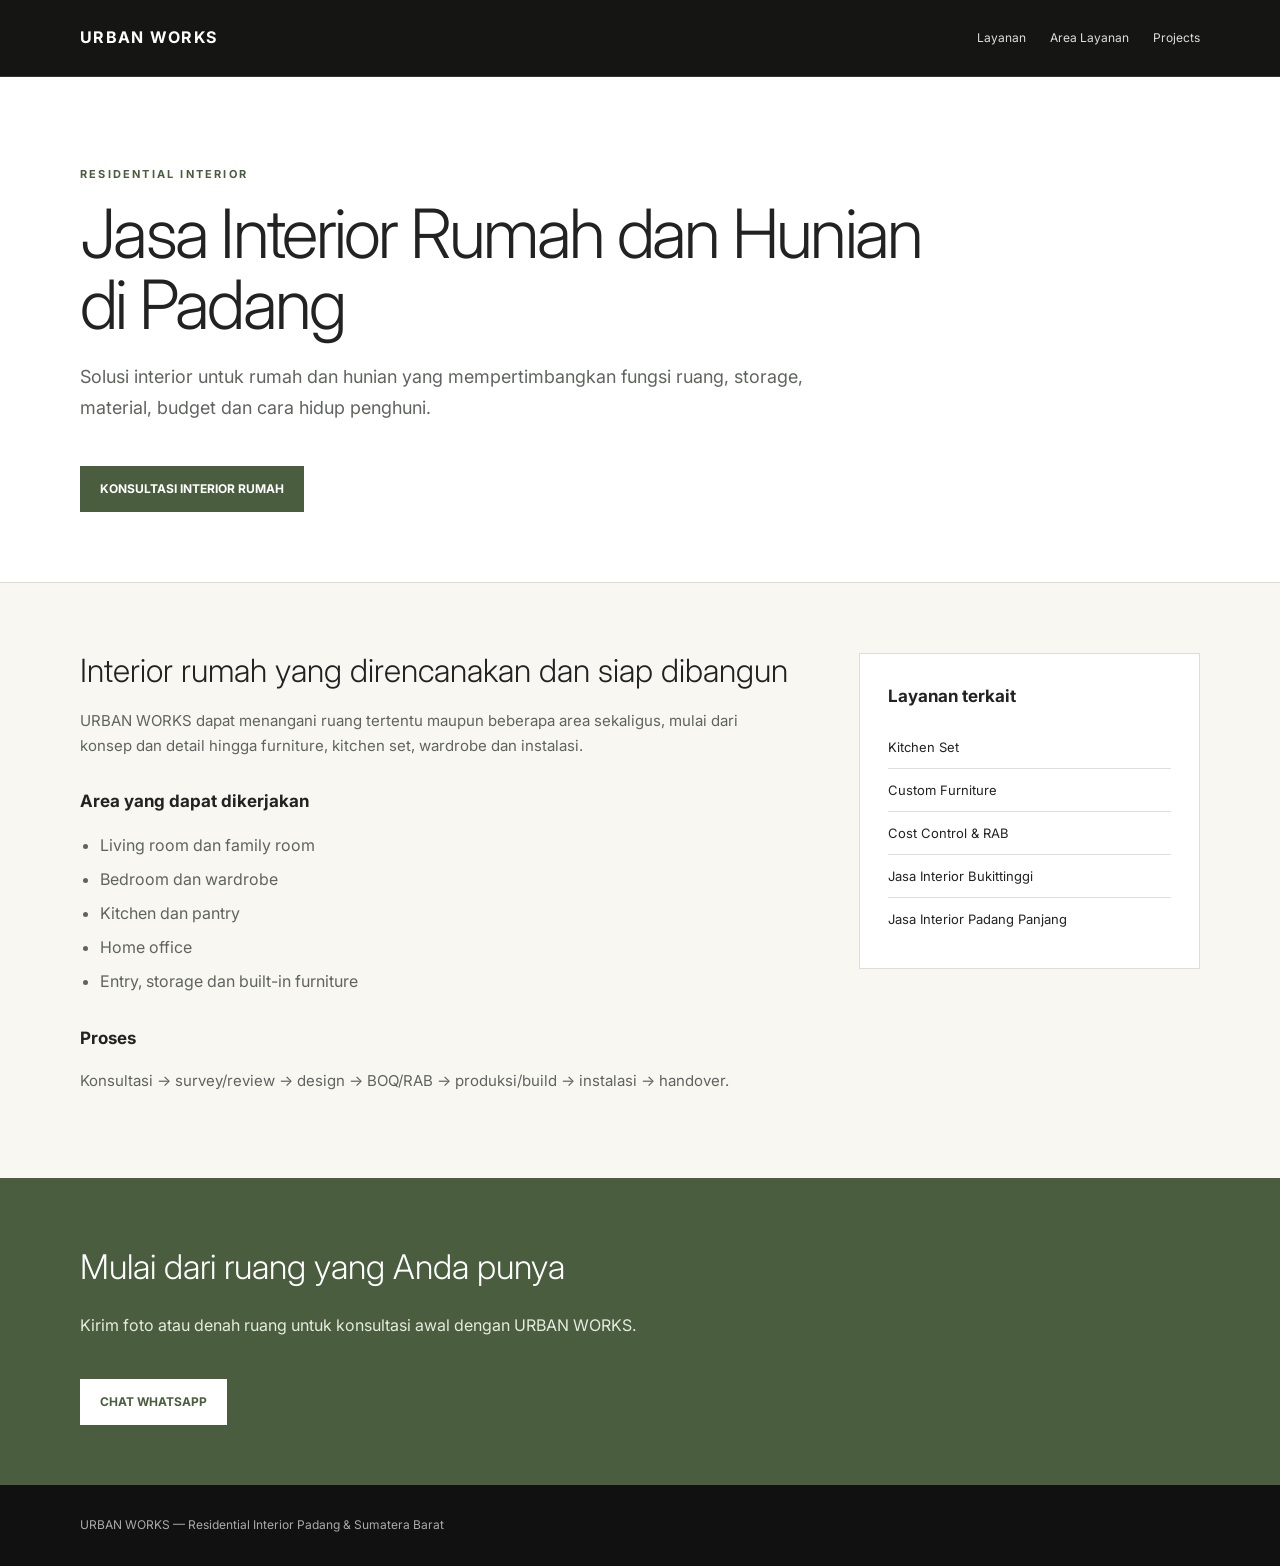
<file: layanan/residential-interior/index.html>
<!doctype html><html lang="id"><head><meta charset="utf-8"><meta name="viewport" content="width=device-width,initial-scale=1"><title>Jasa Interior Rumah Padang | URBAN WORKS</title><meta name="description" content="Jasa interior rumah dan hunian di Padang dan Sumatera Barat. URBAN WORKS menangani konsep, furniture, kitchen set, costing dan build."><link rel="canonical" href="https://urbanworks.web.id/layanan/residential-interior/"><link rel="stylesheet" href="../../assets/seo.css"><link rel="preconnect" href="https://fonts.googleapis.com"><link rel="preconnect" href="https://fonts.gstatic.com" crossorigin><link href="https://fonts.googleapis.com/css2?family=Inter:wght@300;400;500;600;700&display=swap" rel="stylesheet"><script type="application/ld+json">{"@context":"https://schema.org","@type":"Service","name":"Residential Interior","provider":{"@type":"LocalBusiness","name":"URBAN WORKS","url":"https://urbanworks.web.id/"},"areaServed":"Sumatera Barat"}</script></head><body><header class="top"><div class="wrap nav"><a class="logo" href="../../">URBAN WORKS</a><nav class="navlinks"><a href="../">Layanan</a><a href="../../area/">Area Layanan</a><a href="../../#projects">Projects</a></nav></div></header><main><section class="hero"><div class="wrap"><p class="kicker">Residential Interior</p><h1>Jasa Interior Rumah dan Hunian di Padang</h1><p class="lead">Solusi interior untuk rumah dan hunian yang mempertimbangkan fungsi ruang, storage, material, budget dan cara hidup penghuni.</p><a class="btn" href="https://wa.me/6288271423599" target="_blank" rel="noopener">KONSULTASI INTERIOR RUMAH</a></div></section><section class="content"><div class="wrap"><div class="grid"><div><h2>Interior rumah yang direncanakan dan siap dibangun</h2><p>URBAN WORKS dapat menangani ruang tertentu maupun beberapa area sekaligus, mulai dari konsep dan detail hingga furniture, kitchen set, wardrobe dan instalasi.</p><h3>Area yang dapat dikerjakan</h3><ul><li>Living room dan family room</li><li>Bedroom dan wardrobe</li><li>Kitchen dan pantry</li><li>Home office</li><li>Entry, storage dan built-in furniture</li></ul><h3>Proses</h3><p>Konsultasi → survey/review → design → BOQ/RAB → produksi/build → instalasi → handover.</p></div><aside class="side"><h3>Layanan terkait</h3><a href="../kitchen-set/">Kitchen Set</a><a href="../custom-furniture/">Custom Furniture</a><a href="../cost-control-rab/">Cost Control &amp; RAB</a><a href="../../area/bukittinggi/">Jasa Interior Bukittinggi</a><a href="../../area/padang-panjang/">Jasa Interior Padang Panjang</a></aside></div></div></section><section class="cta"><div class="wrap"><h2>Mulai dari ruang yang Anda punya</h2><p>Kirim foto atau denah ruang untuk konsultasi awal dengan URBAN WORKS.</p><a class="btn" href="https://wa.me/6288271423599" target="_blank" rel="noopener">CHAT WHATSAPP</a></div></section></main><footer><div class="wrap">URBAN WORKS — Residential Interior Padang &amp; Sumatera Barat</div></footer></body></html>
</file>
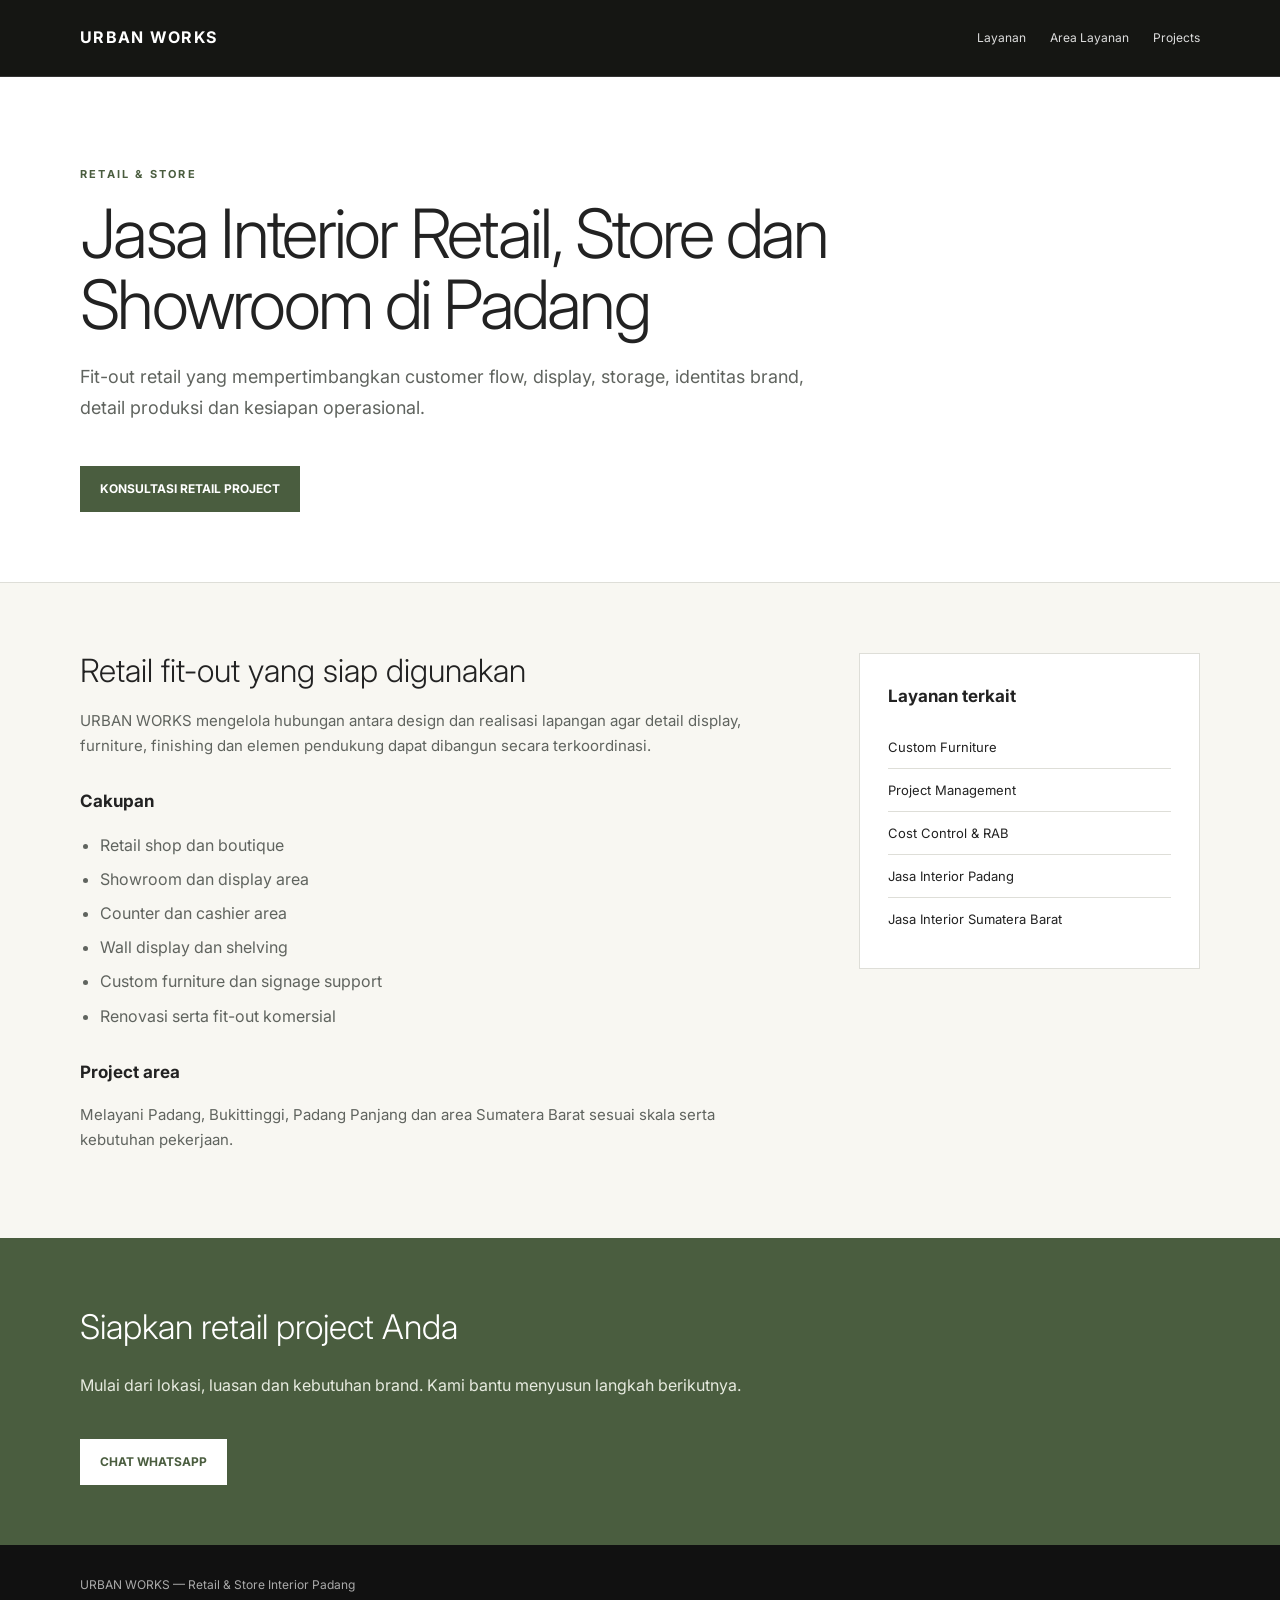
<file: layanan/retail-store/index.html>
<!doctype html><html lang="id"><head><meta charset="utf-8"><meta name="viewport" content="width=device-width,initial-scale=1"><title>Jasa Interior Retail &amp; Store Padang | URBAN WORKS</title><meta name="description" content="Jasa interior retail, store dan showroom di Padang dan Sumatera Barat. URBAN WORKS menangani fit-out dari planning sampai instalasi."><link rel="canonical" href="https://urbanworks.web.id/layanan/retail-store/"><link rel="stylesheet" href="../../assets/seo.css"><link rel="preconnect" href="https://fonts.googleapis.com"><link rel="preconnect" href="https://fonts.gstatic.com" crossorigin><link href="https://fonts.googleapis.com/css2?family=Inter:wght@300;400;500;600;700&display=swap" rel="stylesheet"><script type="application/ld+json">{"@context":"https://schema.org","@type":"Service","name":"Retail and Store Interior","provider":{"@type":"LocalBusiness","name":"URBAN WORKS","url":"https://urbanworks.web.id/"},"areaServed":"Sumatera Barat"}</script></head><body><header class="top"><div class="wrap nav"><a class="logo" href="../../">URBAN WORKS</a><nav class="navlinks"><a href="../">Layanan</a><a href="../../area/">Area Layanan</a><a href="../../#projects">Projects</a></nav></div></header><main><section class="hero"><div class="wrap"><p class="kicker">Retail &amp; Store</p><h1>Jasa Interior Retail, Store dan Showroom di Padang</h1><p class="lead">Fit-out retail yang mempertimbangkan customer flow, display, storage, identitas brand, detail produksi dan kesiapan operasional.</p><a class="btn" href="https://wa.me/6288271423599" target="_blank" rel="noopener">KONSULTASI RETAIL PROJECT</a></div></section><section class="content"><div class="wrap"><div class="grid"><div><h2>Retail fit-out yang siap digunakan</h2><p>URBAN WORKS mengelola hubungan antara design dan realisasi lapangan agar detail display, furniture, finishing dan elemen pendukung dapat dibangun secara terkoordinasi.</p><h3>Cakupan</h3><ul><li>Retail shop dan boutique</li><li>Showroom dan display area</li><li>Counter dan cashier area</li><li>Wall display dan shelving</li><li>Custom furniture dan signage support</li><li>Renovasi serta fit-out komersial</li></ul><h3>Project area</h3><p>Melayani Padang, Bukittinggi, Padang Panjang dan area Sumatera Barat sesuai skala serta kebutuhan pekerjaan.</p></div><aside class="side"><h3>Layanan terkait</h3><a href="../custom-furniture/">Custom Furniture</a><a href="../project-management/">Project Management</a><a href="../cost-control-rab/">Cost Control &amp; RAB</a><a href="../../area/padang/">Jasa Interior Padang</a><a href="../../area/sumatera-barat/">Jasa Interior Sumatera Barat</a></aside></div></div></section><section class="cta"><div class="wrap"><h2>Siapkan retail project Anda</h2><p>Mulai dari lokasi, luasan dan kebutuhan brand. Kami bantu menyusun langkah berikutnya.</p><a class="btn" href="https://wa.me/6288271423599" target="_blank" rel="noopener">CHAT WHATSAPP</a></div></section></main><footer><div class="wrap">URBAN WORKS — Retail &amp; Store Interior Padang</div></footer></body></html>
</file>
<file: assets/seo.css>
:root{--green:#4a5d3f;--green-dark:#39492f;--ink:#222;--muted:#60645f;--paper:#f8f7f2;--white:#fff;--line:#deded8;--dark:#111}*{box-sizing:border-box}html{scroll-behavior:smooth}body{margin:0;font-family:Inter,Arial,sans-serif;background:var(--paper);color:var(--ink);line-height:1.7}a{color:inherit;text-decoration:none}.wrap{width:min(1120px,calc(100% - 40px));margin:auto}.top{background:#151613;color:#fff;border-bottom:1px solid #333}.nav{min-height:76px;display:flex;align-items:center;justify-content:space-between;gap:25px}.logo{font-weight:700;letter-spacing:.08em}.navlinks{display:flex;gap:24px;font-size:12px;color:#ddd}.navlinks a:hover{color:#fff}.hero{padding:88px 0 70px;background:#fff;border-bottom:1px solid var(--line)}.kicker{font-size:11px;text-transform:uppercase;letter-spacing:.2em;color:var(--green);font-weight:700;margin:0 0 14px}.hero h1{font-size:clamp(42px,6vw,68px);font-weight:300;line-height:1.05;letter-spacing:-.04em;max-width:900px;margin:0 0 22px}.hero .lead{font-size:18px;color:var(--muted);max-width:760px}.btn{display:inline-block;margin-top:24px;padding:13px 20px;background:var(--green);color:#fff;font-size:12px;font-weight:700}.content{padding:70px 0}.grid{display:grid;grid-template-columns:1.35fr .65fr;gap:70px}.content h2{font-size:32px;font-weight:300;line-height:1.15;margin:0 0 18px}.content h3{font-size:17px;margin:28px 0 8px}.content p{color:var(--muted);font-size:15px}.cardgrid{display:grid;grid-template-columns:repeat(2,1fr);gap:14px;margin-top:28px}.card{background:#fff;border:1px solid var(--line);padding:24px}.card h3{margin:0 0 8px;font-size:16px}.card p{font-size:13px;margin:0}.side{background:#fff;border:1px solid var(--line);padding:28px;height:max-content}.side h3{margin:0 0 15px}.side a{display:block;padding:10px 0;border-bottom:1px solid var(--line);font-size:13px}.side a:last-child{border:0}.cta{background:var(--green);color:#fff;padding:60px 0}.cta h2{font-size:34px;font-weight:300;margin:0 0 10px}.cta p{color:#e6eadf;max-width:700px}.cta .btn{background:#fff;color:var(--green)}footer{background:#111;color:#aaa;padding:30px 0;font-size:12px}ul{padding-left:20px;color:var(--muted)}li{margin-bottom:7px}.crumb{font-size:12px;color:#777;margin-bottom:25px}.faq{border-top:1px solid var(--line);margin-top:30px}.faq details{padding:16px 0;border-bottom:1px solid var(--line)}.faq summary{font-weight:600;cursor:pointer}@media(max-width:760px){.navlinks{display:none}.hero{padding:62px 0 52px}.grid{grid-template-columns:1fr;gap:40px}.cardgrid{grid-template-columns:1fr}.content{padding:55px 0}.content h2{font-size:28px}.hero h1{font-size:43px}}
</file>
